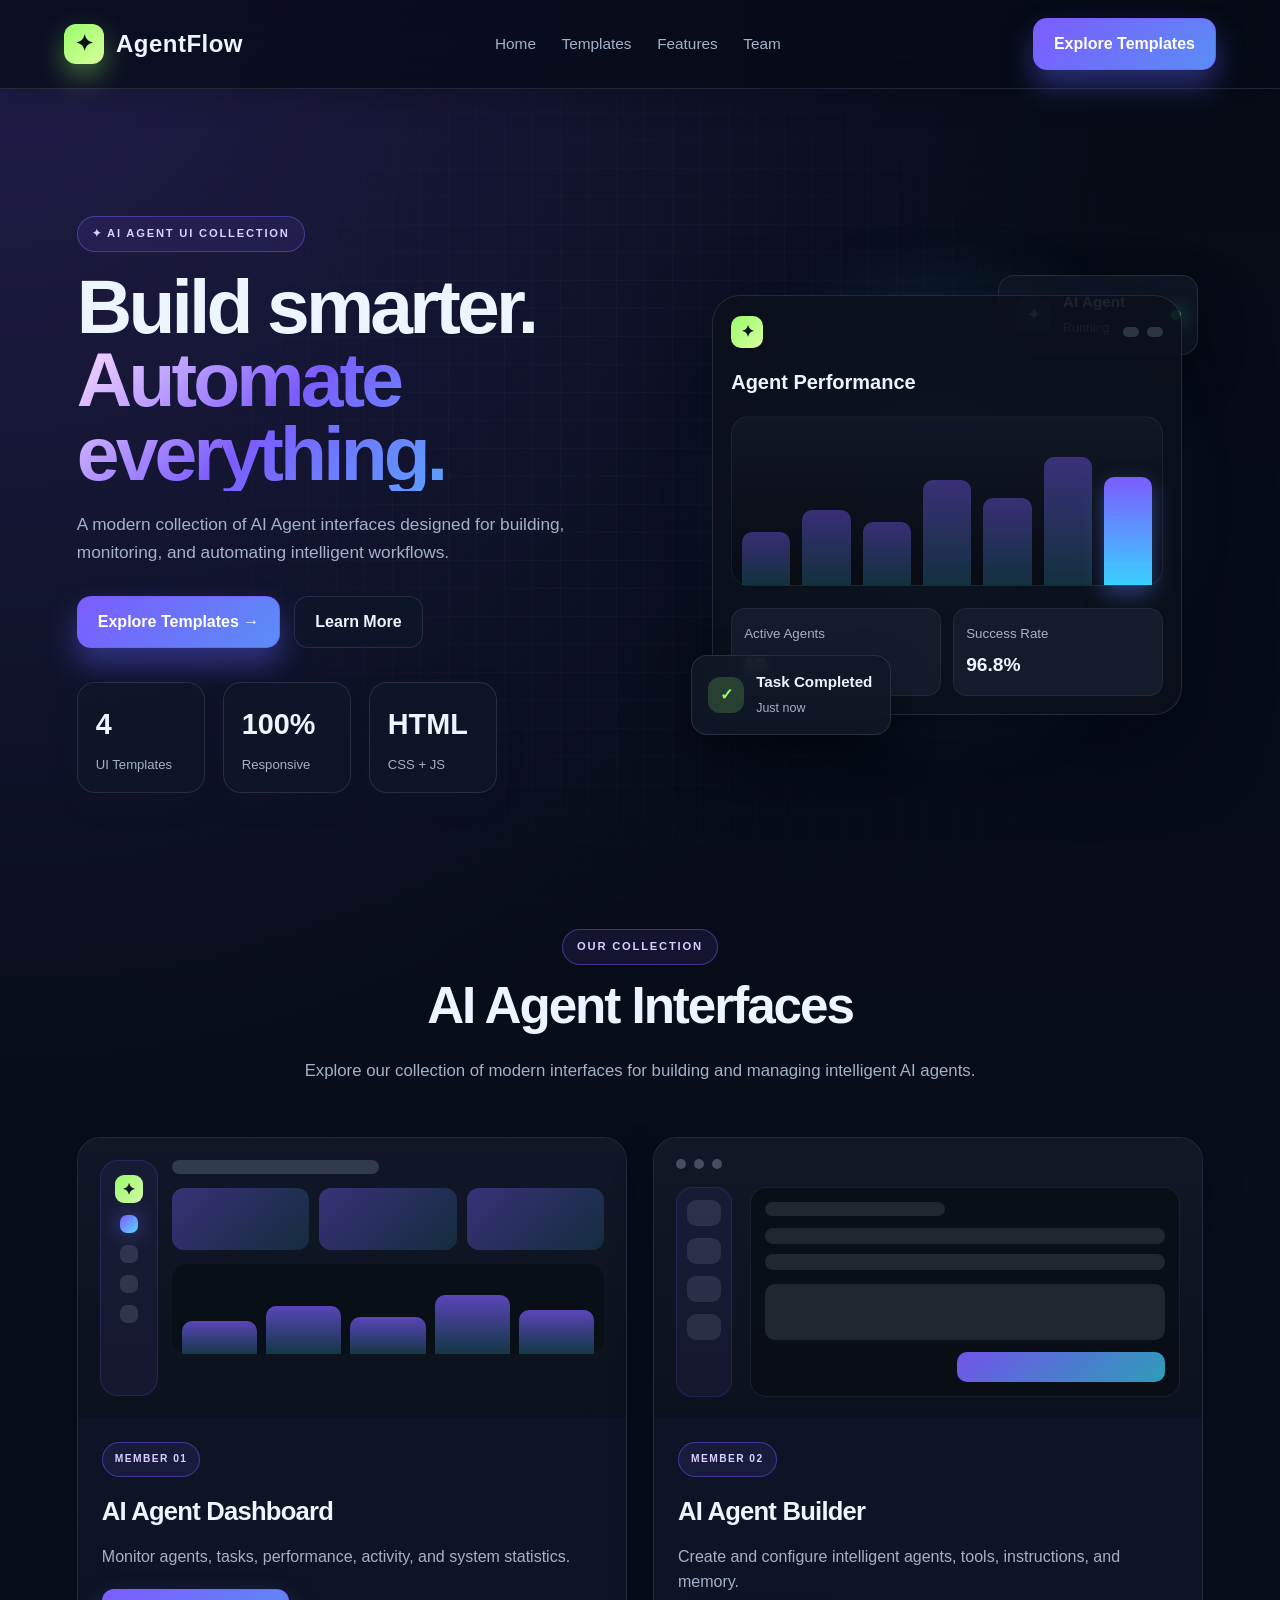
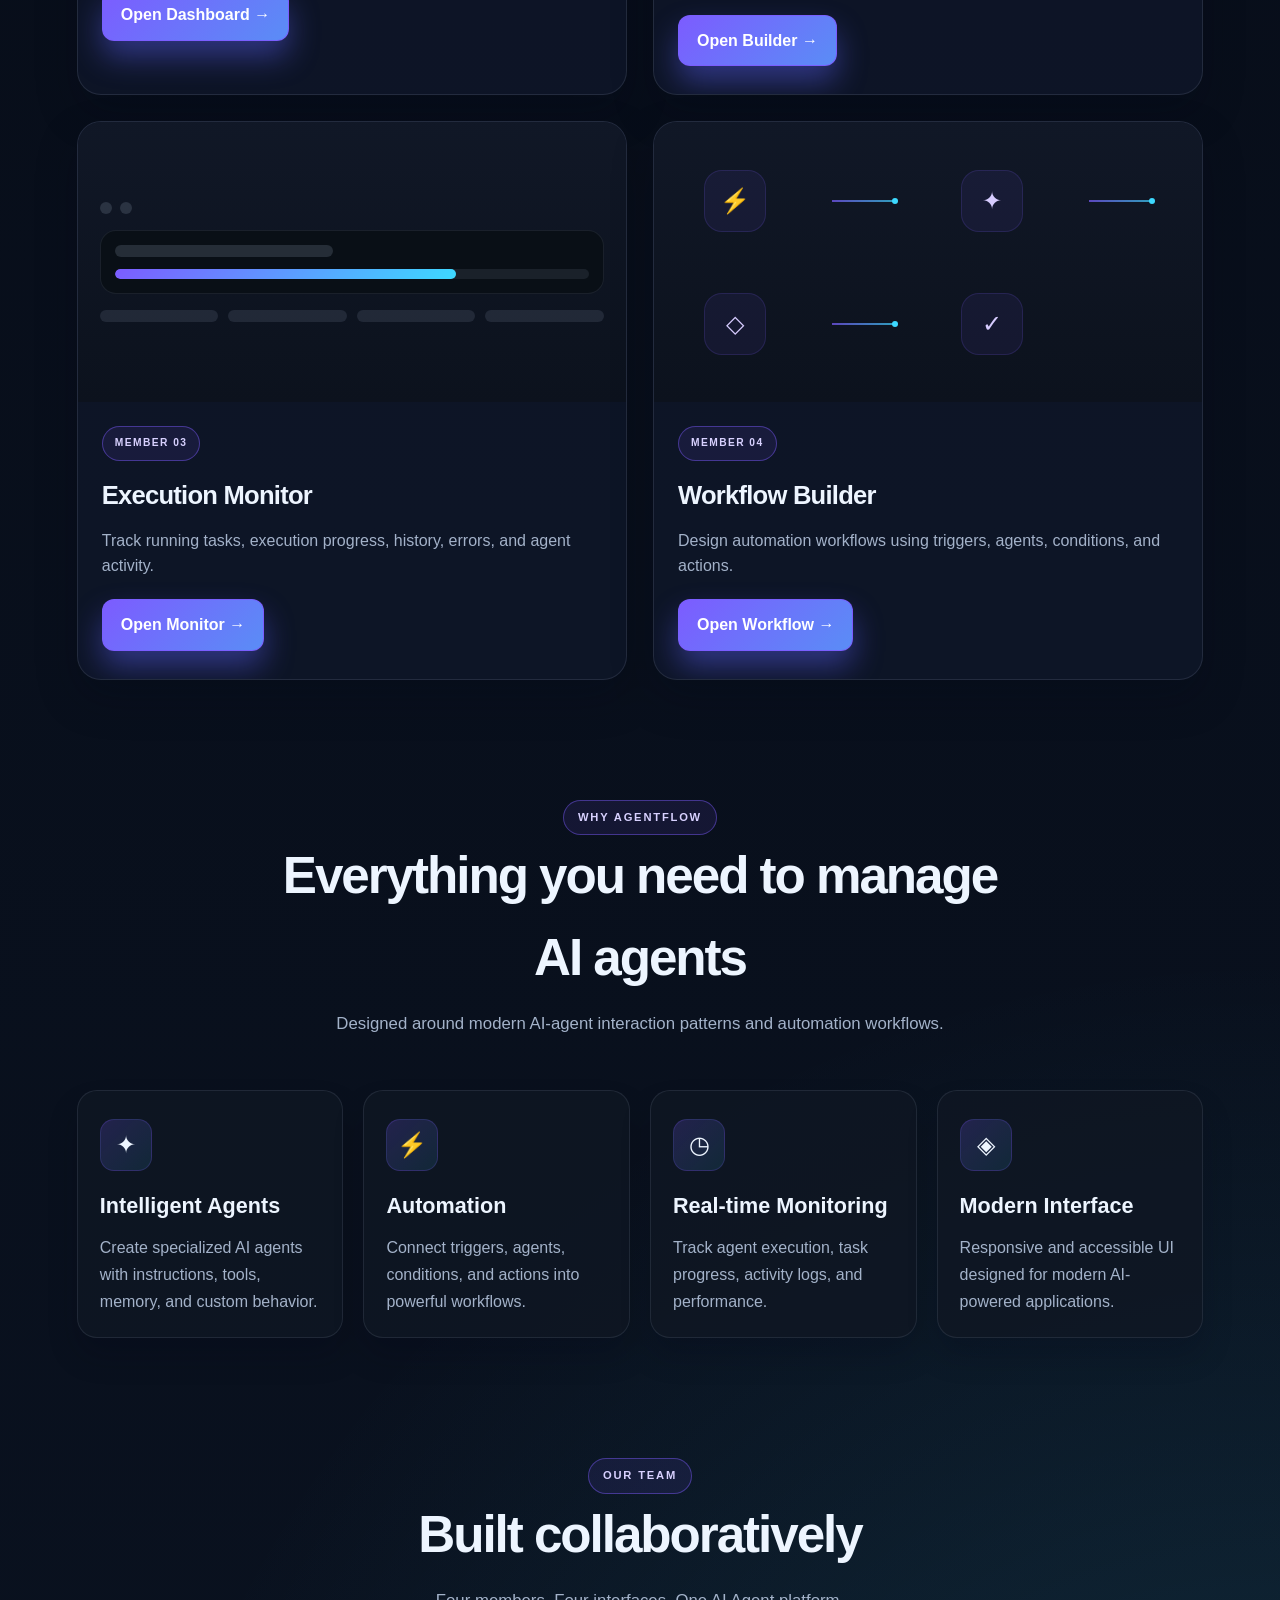
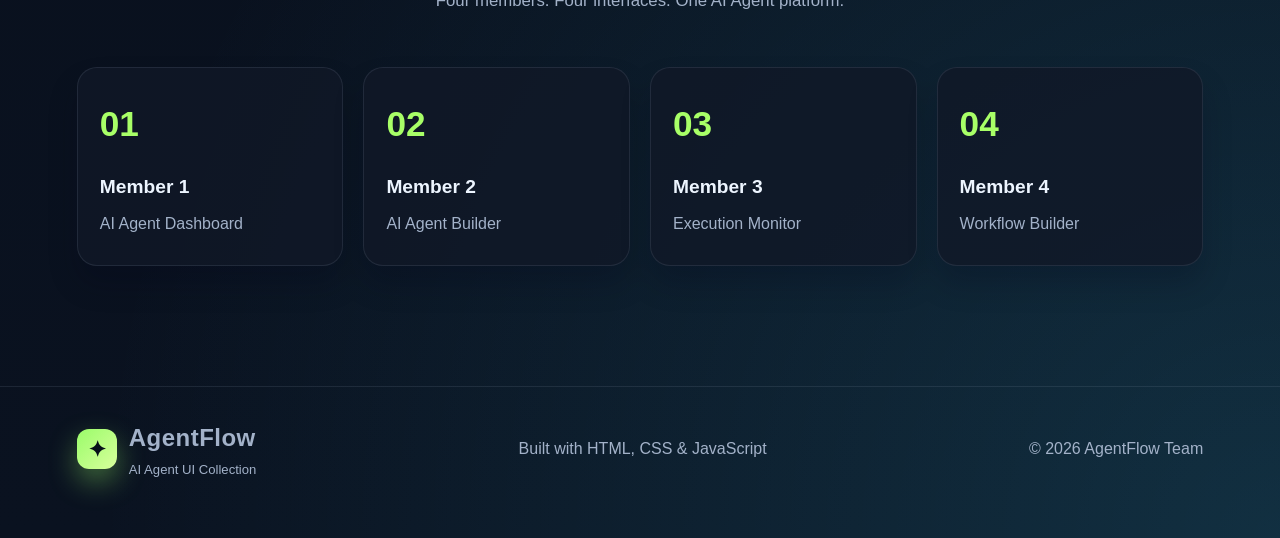
<file: index.html>
<!DOCTYPE html>
<html lang="en">

<head>
    <meta charset="UTF-8">
    <meta name="viewport" content="width=device-width, initial-scale=1.0">

    <title>AgentFlow | AI Agent UI Collection</title>

    <link rel="stylesheet" href="style.css">
</head>

<body>

    <!-- NAVBAR -->

    <header class="navbar">

        <div class="logo-area">

            <div class="logo">
                ✦
            </div>

            <span>AgentFlow</span>

        </div>


        <nav>

            <a href="#home">Home</a>
            <a href="#templates">Templates</a>
            <a href="#features">Features</a>
            <a href="#team">Team</a>

        </nav>


        <a href="#templates" class="nav-button">
            Explore Templates
        </a>

    </header>



    <!-- HERO -->

    <section class="hero" id="home">

        <div class="hero-content">

            <div class="badge">
                ✦ AI AGENT UI COLLECTION
            </div>


            <h1>
                Build smarter.
                <span>Automate everything.</span>
            </h1>


            <p>
                A modern collection of AI Agent interfaces designed
                for building, monitoring, and automating intelligent
                workflows.
            </p>


            <div class="hero-buttons">

                <a href="#templates" class="primary-button">
                    Explore Templates →
                </a>

                <a href="#features" class="secondary-button">
                    Learn More
                </a>

            </div>


            <div class="hero-stats">

                <div>
                    <strong>4</strong>
                    <span>UI Templates</span>
                </div>

                <div>
                    <strong>100%</strong>
                    <span>Responsive</span>
                </div>

                <div>
                    <strong>HTML</strong>
                    <span>CSS + JS</span>
                </div>

            </div>

        </div>


        <!-- HERO VISUAL -->

        <div class="hero-visual">

            <div class="glow"></div>

            <div class="floating-card card-one">

                <div class="mini-icon purple">
                    ✦
                </div>

                <div>
                    <strong>AI Agent</strong>
                    <span>Running</span>
                </div>

                <div class="online-dot"></div>

            </div>


            <div class="dashboard-preview">

                <div class="preview-top">

                    <div class="small-logo">
                        ✦
                    </div>

                    <div class="preview-lines">
                        <span></span>
                        <span></span>
                    </div>

                </div>


                <div class="preview-title">
                    Agent Performance
                </div>


                <div class="fake-chart">

                    <div class="chart-bar" style="height:35%"></div>
                    <div class="chart-bar" style="height:50%"></div>
                    <div class="chart-bar" style="height:42%"></div>
                    <div class="chart-bar" style="height:70%"></div>
                    <div class="chart-bar" style="height:58%"></div>
                    <div class="chart-bar" style="height:85%"></div>
                    <div class="chart-bar active" style="height:72%"></div>

                </div>


                <div class="preview-bottom">

                    <div>
                        <small>Active Agents</small>
                        <strong>18</strong>
                    </div>

                    <div>
                        <small>Success Rate</small>
                        <strong>96.8%</strong>
                    </div>

                </div>

            </div>


            <div class="floating-card card-two">

                <div class="success-icon">
                    ✓
                </div>

                <div>
                    <strong>Task Completed</strong>
                    <span>Just now</span>
                </div>

            </div>

        </div>

    </section>



    <!-- TEMPLATES -->

    <section class="templates-section" id="templates">

        <div class="section-heading">

            <div class="section-badge">
                OUR COLLECTION
            </div>

            <h2>
                AI Agent Interfaces
            </h2>

            <p>
                Explore our collection of modern interfaces for
                building and managing intelligent AI agents.
            </p>

        </div>


        <div class="template-grid">


            <!-- MEMBER 1 -->

            <article class="template-card">

                <div class="template-preview dashboard-preview-card">

                    <div class="mock-sidebar">

                        <div class="mock-logo">
                            ✦
                        </div>

                        <span class="mock-active"></span>
                        <span></span>
                        <span></span>
                        <span></span>

                    </div>


                    <div class="mock-dashboard">

                        <div class="mock-heading"></div>

                        <div class="mock-stats">

                            <i></i>
                            <i></i>
                            <i></i>

                        </div>

                        <div class="mock-chart">

                            <b style="height:45%"></b>
                            <b style="height:65%"></b>
                            <b style="height:50%"></b>
                            <b style="height:80%"></b>
                            <b style="height:60%"></b>

                        </div>

                    </div>

                </div>


                <div class="template-content">

                    <div class="member-label">
                        MEMBER 01
                    </div>

                    <h3>
                        AI Agent Dashboard
                    </h3>

                    <p>
                        Monitor agents, tasks, performance,
                        activity, and system statistics.
                    </p>

                    <a
                        href="member1-AiAgent/index.html"
                        class="open-button"
                    >
                        Open Dashboard →
                    </a>

                </div>

            </article>



            <!-- MEMBER 2 -->

            <article class="template-card">

                <div class="template-preview builder-preview-card">

                    <div class="builder-top">
                        <span></span>
                        <span></span>
                        <span></span>
                    </div>


                    <div class="builder-layout">

                        <div class="builder-side">

                            <i></i>
                            <i></i>
                            <i></i>
                            <i></i>

                        </div>


                        <div class="builder-form">

                            <div class="form-title"></div>

                            <div class="form-input"></div>
                            <div class="form-input"></div>

                            <div class="form-large"></div>

                            <div class="form-button"></div>

                        </div>

                    </div>

                </div>


                <div class="template-content">

                    <div class="member-label">
                        MEMBER 02
                    </div>

                    <h3>
                        AI Agent Builder
                    </h3>

                    <p>
                        Create and configure intelligent agents,
                        tools, instructions, and memory.
                    </p>

                    <a
                        href="member2-AIAgent-Builder/index.html"
                        class="open-button"
                    >
                        Open Builder →
                    </a>

                </div>

            </article>



            <!-- MEMBER 3 -->

            <article class="template-card">

                <div class="template-preview execution-preview-card">

                    <div class="execution-header">
                        <span></span>
                        <span></span>
                    </div>


                    <div class="progress-mock">

                        <div class="progress-title"></div>

                        <div class="progress-track">
                            <div></div>
                        </div>

                    </div>


                    <div class="timeline-mock">

                        <i></i>
                        <i></i>
                        <i></i>
                        <i></i>

                    </div>

                </div>


                <div class="template-content">

                    <div class="member-label">
                        MEMBER 03
                    </div>

                    <h3>
                        Execution Monitor
                    </h3>

                    <p>
                        Track running tasks, execution progress,
                        history, errors, and agent activity.
                    </p>

                    <a
                        href="member3-Execution-Monitor/index.html"
                        class="open-button"
                    >
                        Open Monitor →
                    </a>

                </div>

            </article>



            <!-- MEMBER 4 -->

            <article class="template-card">

                <div class="template-preview workflow-preview-card">

                    <div class="workflow-node node-a">
                        ⚡
                    </div>

                    <div class="workflow-line line-a"></div>

                    <div class="workflow-node node-b">
                        ✦
                    </div>

                    <div class="workflow-line line-b"></div>

                    <div class="workflow-node node-c">
                        ◇
                    </div>

                    <div class="workflow-line line-c"></div>

                    <div class="workflow-node node-d">
                        ✓
                    </div>

                </div>


                <div class="template-content">

                    <div class="member-label">
                        MEMBER 04
                    </div>

                    <h3>
                        Workflow Builder
                    </h3>

                    <p>
                        Design automation workflows using
                        triggers, agents, conditions, and actions.
                    </p>

                    <a
                        href="member4-workflow-builder/index.html"
                        class="open-button"
                    >
                        Open Workflow →
                    </a>

                </div>

            </article>

        </div>

    </section>



    <!-- FEATURES -->

    <section class="features" id="features">

        <div class="section-heading">

            <div class="section-badge">
                WHY AGENTFLOW
            </div>

            <h2>
                Everything you need to manage AI agents
            </h2>

            <p>
                Designed around modern AI-agent interaction patterns
                and automation workflows.
            </p>

        </div>


        <div class="feature-grid">


            <div class="feature">

                <div class="feature-icon">
                    ✦
                </div>

                <h3>
                    Intelligent Agents
                </h3>

                <p>
                    Create specialized AI agents with instructions,
                    tools, memory, and custom behavior.
                </p>

            </div>


            <div class="feature">

                <div class="feature-icon">
                    ⚡
                </div>

                <h3>
                    Automation
                </h3>

                <p>
                    Connect triggers, agents, conditions, and
                    actions into powerful workflows.
                </p>

            </div>


            <div class="feature">

                <div class="feature-icon">
                    ◷
                </div>

                <h3>
                    Real-time Monitoring
                </h3>

                <p>
                    Track agent execution, task progress,
                    activity logs, and performance.
                </p>

            </div>


            <div class="feature">

                <div class="feature-icon">
                    ◈
                </div>

                <h3>
                    Modern Interface
                </h3>

                <p>
                    Responsive and accessible UI designed for
                    modern AI-powered applications.
                </p>

            </div>

        </div>

    </section>



    <!-- TEAM -->

    <section class="team" id="team">

        <div class="section-heading">

            <div class="section-badge">
                OUR TEAM
            </div>

            <h2>
                Built collaboratively
            </h2>

            <p>
                Four members. Four interfaces. One AI Agent platform.
            </p>

        </div>


        <div class="team-grid">

            <div class="team-card">

                <div class="team-number">
                    01
                </div>

                <div>
                    <h3>Member 1</h3>
                    <p>AI Agent Dashboard</p>
                </div>

            </div>


            <div class="team-card">

                <div class="team-number">
                    02
                </div>

                <div>
                    <h3>Member 2</h3>
                    <p>AI Agent Builder</p>
                </div>

            </div>


            <div class="team-card">

                <div class="team-number">
                    03
                </div>

                <div>
                    <h3>Member 3</h3>
                    <p>Execution Monitor</p>
                </div>

            </div>


            <div class="team-card">

                <div class="team-number">
                    04
                </div>

                <div>
                    <h3>Member 4</h3>
                    <p>Workflow Builder</p>
                </div>

            </div>

        </div>

    </section>



    <!-- FOOTER -->

    <footer>

        <div class="footer-brand">

            <div class="logo">
                ✦
            </div>

            <div>
                <strong>AgentFlow</strong>
                <p>AI Agent UI Collection</p>
            </div>

        </div>


        <p>
            Built with HTML, CSS & JavaScript
        </p>


        <p>
            © 2026 AgentFlow Team
        </p>

    </footer>



    <script src="main.js"></script>

</body>

</html>
</file>
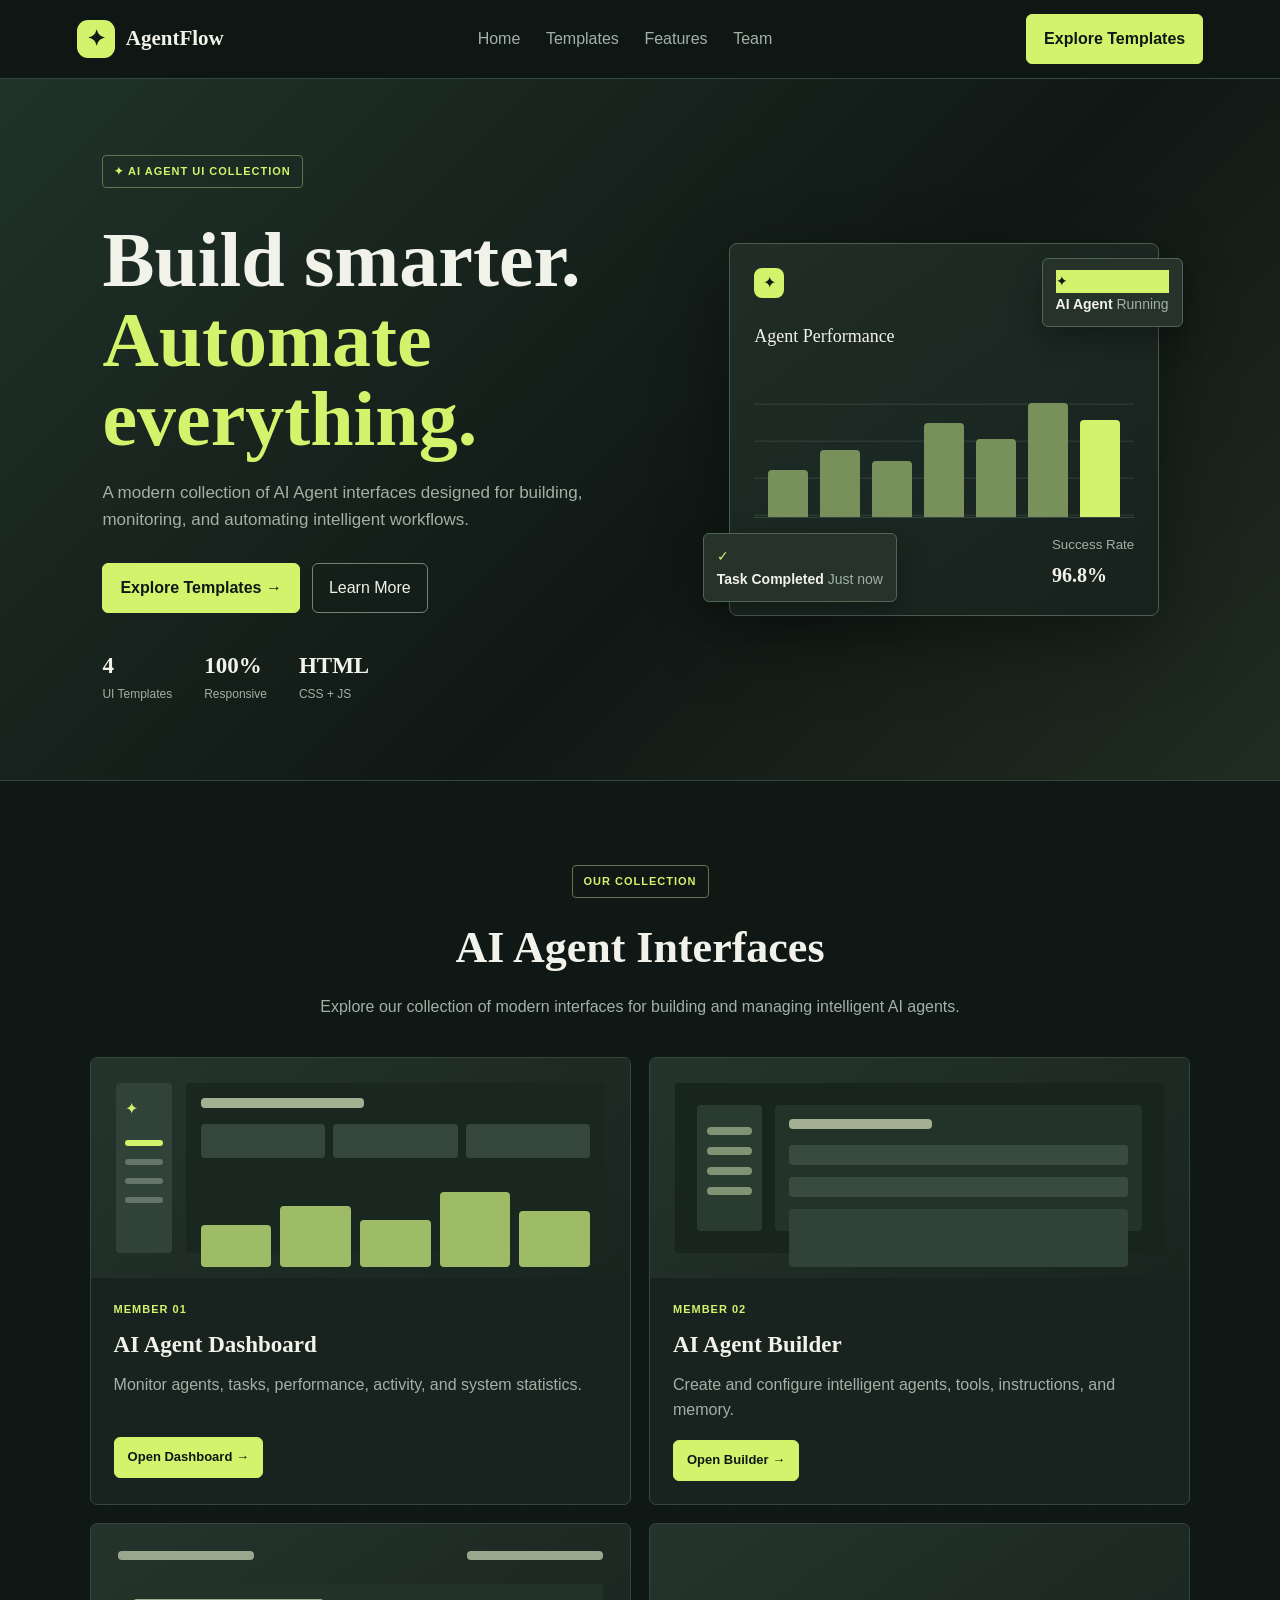
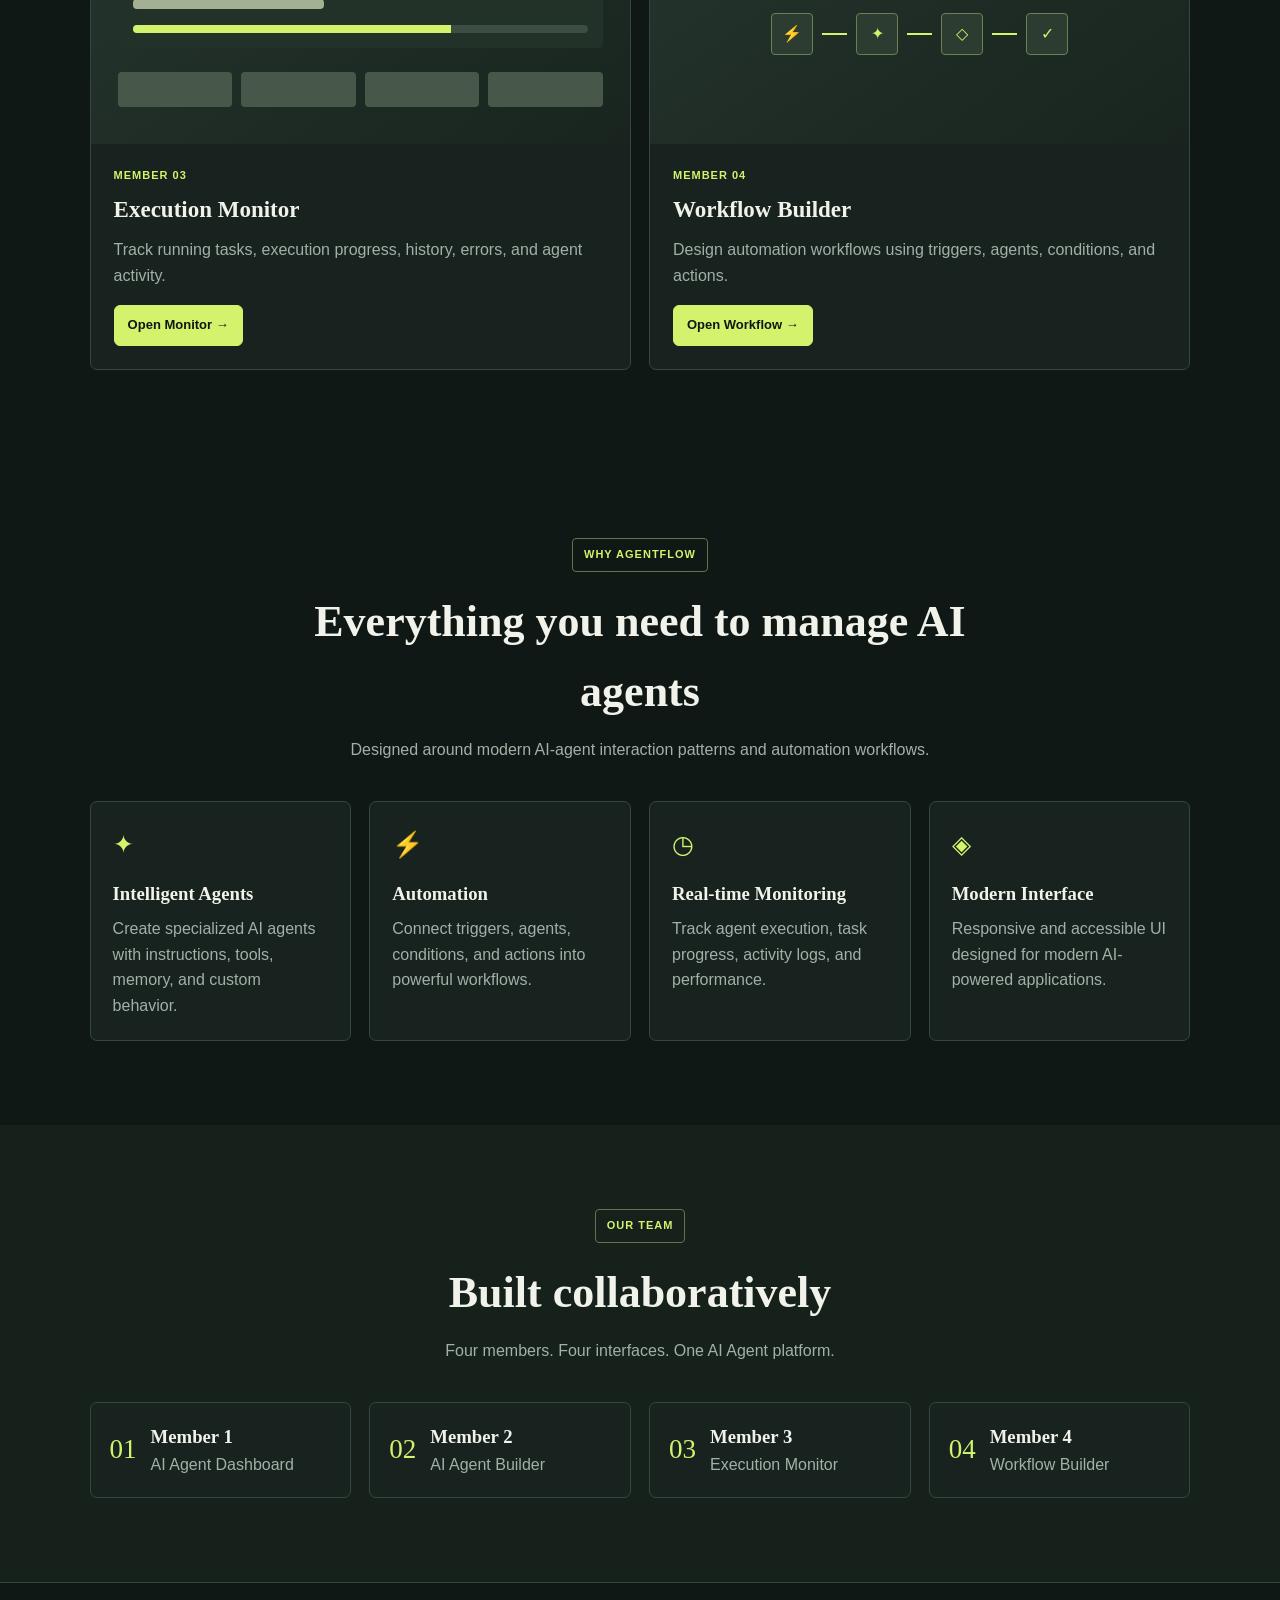
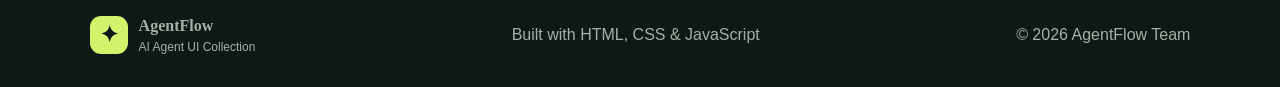
<file: AIAgents/index.html>
<!DOCTYPE html>
<html lang="en">

<head>
    <meta charset="UTF-8">
    <meta name="viewport" content="width=device-width, initial-scale=1.0">

    <title>AgentFlow | AI Agent UI Collection</title>

    <link rel="stylesheet" href="style.css">
</head>

<body>

    <!-- NAVBAR -->

    <header class="navbar">

        <div class="logo-area">

            <div class="logo">
                ✦
            </div>

            <span>AgentFlow</span>

        </div>


        <nav>

            <a href="#home">Home</a>
            <a href="#templates">Templates</a>
            <a href="#features">Features</a>
            <a href="#team">Team</a>

        </nav>


        <a href="#templates" class="nav-button">
            Explore Templates
        </a>

    </header>



    <!-- HERO -->

    <section class="hero" id="home">

        <div class="hero-content">

            <div class="badge">
                ✦ AI AGENT UI COLLECTION
            </div>


            <h1>
                Build smarter.
                <span>Automate everything.</span>
            </h1>


            <p>
                A modern collection of AI Agent interfaces designed
                for building, monitoring, and automating intelligent
                workflows.
            </p>


            <div class="hero-buttons">

                <a href="#templates" class="primary-button">
                    Explore Templates →
                </a>

                <a href="#features" class="secondary-button">
                    Learn More
                </a>

            </div>


            <div class="hero-stats">

                <div>
                    <strong>4</strong>
                    <span>UI Templates</span>
                </div>

                <div>
                    <strong>100%</strong>
                    <span>Responsive</span>
                </div>

                <div>
                    <strong>HTML</strong>
                    <span>CSS + JS</span>
                </div>

            </div>

        </div>


        <!-- HERO VISUAL -->

        <div class="hero-visual">

            <div class="glow"></div>

            <div class="floating-card card-one">

                <div class="mini-icon purple">
                    ✦
                </div>

                <div>
                    <strong>AI Agent</strong>
                    <span>Running</span>
                </div>

                <div class="online-dot"></div>

            </div>


            <div class="dashboard-preview">

                <div class="preview-top">

                    <div class="small-logo">
                        ✦
                    </div>

                    <div class="preview-lines">
                        <span></span>
                        <span></span>
                    </div>

                </div>


                <div class="preview-title">
                    Agent Performance
                </div>


                <div class="fake-chart">

                    <div class="chart-bar" style="height:35%"></div>
                    <div class="chart-bar" style="height:50%"></div>
                    <div class="chart-bar" style="height:42%"></div>
                    <div class="chart-bar" style="height:70%"></div>
                    <div class="chart-bar" style="height:58%"></div>
                    <div class="chart-bar" style="height:85%"></div>
                    <div class="chart-bar active" style="height:72%"></div>

                </div>


                <div class="preview-bottom">

                    <div>
                        <small>Active Agents</small>
                        <strong>18</strong>
                    </div>

                    <div>
                        <small>Success Rate</small>
                        <strong>96.8%</strong>
                    </div>

                </div>

            </div>


            <div class="floating-card card-two">

                <div class="success-icon">
                    ✓
                </div>

                <div>
                    <strong>Task Completed</strong>
                    <span>Just now</span>
                </div>

            </div>

        </div>

    </section>



    <!-- TEMPLATES -->

    <section class="templates-section" id="templates">

        <div class="section-heading">

            <div class="section-badge">
                OUR COLLECTION
            </div>

            <h2>
                AI Agent Interfaces
            </h2>

            <p>
                Explore our collection of modern interfaces for
                building and managing intelligent AI agents.
            </p>

        </div>


        <div class="template-grid">


            <!-- MEMBER 1 -->

            <article class="template-card">

                <div class="template-preview dashboard-preview-card">

                    <div class="mock-sidebar">

                        <div class="mock-logo">
                            ✦
                        </div>

                        <span class="mock-active"></span>
                        <span></span>
                        <span></span>
                        <span></span>

                    </div>


                    <div class="mock-dashboard">

                        <div class="mock-heading"></div>

                        <div class="mock-stats">

                            <i></i>
                            <i></i>
                            <i></i>

                        </div>

                        <div class="mock-chart">

                            <b style="height:45%"></b>
                            <b style="height:65%"></b>
                            <b style="height:50%"></b>
                            <b style="height:80%"></b>
                            <b style="height:60%"></b>

                        </div>

                    </div>

                </div>


                <div class="template-content">

                    <div class="member-label">
                        MEMBER 01
                    </div>

                    <h3>
                        AI Agent Dashboard
                    </h3>

                    <p>
                        Monitor agents, tasks, performance,
                        activity, and system statistics.
                    </p>

                    <a
                        href="member1-AiAgent/index.html"
                        class="open-button"
                    >
                        Open Dashboard →
                    </a>

                </div>

            </article>



            <!-- MEMBER 2 -->

            <article class="template-card">

                <div class="template-preview builder-preview-card">

                    <div class="builder-top">
                        <span></span>
                        <span></span>
                        <span></span>
                    </div>


                    <div class="builder-layout">

                        <div class="builder-side">

                            <i></i>
                            <i></i>
                            <i></i>
                            <i></i>

                        </div>


                        <div class="builder-form">

                            <div class="form-title"></div>

                            <div class="form-input"></div>
                            <div class="form-input"></div>

                            <div class="form-large"></div>

                            <div class="form-button"></div>

                        </div>

                    </div>

                </div>

                <div class="template-content">

                    <div class="member-label">
                        MEMBER 02
                    </div>

                    <h3>
                        AI Agent Builder
                    </h3>

                    <p>
                        Create and configure intelligent agents,
                        tools, instructions, and memory.
                    </p>

                    <a
                        href="member2-AIAgent-Builder/index.html"
                        class="open-button"
                    >
                        Open Builder →
                    </a>

                </div>

            </article>



            <!-- MEMBER 3 -->

            <article class="template-card">

                <div class="template-preview execution-preview-card">

                    <div class="execution-header">
                        <span></span>
                        <span></span>
                    </div>


                    <div class="progress-mock">

                        <div class="progress-title"></div>

                        <div class="progress-track">
                            <div></div>
                        </div>

                    </div>


                    <div class="timeline-mock">

                        <i></i>
                        <i></i>
                        <i></i>
                        <i></i>

                    </div>

                </div>


                <div class="template-content">

                    <div class="member-label">
                        MEMBER 03
                    </div>

                    <h3>
                        Execution Monitor
                    </h3>

                    <p>
                        Track running tasks, execution progress,
                        history, errors, and agent activity.
                    </p>

                    <a
                        href="member3-Execution-Monitor/index.html"
                        class="open-button"
                    >
                        Open Monitor →
                    </a>

                </div>

            </article>



            <!-- MEMBER 4 -->

            <article class="template-card">

                <div class="template-preview workflow-preview-card">

                    <div class="workflow-node node-a">
                        ⚡
                    </div>

                    <div class="workflow-line line-a"></div>

                    <div class="workflow-node node-b">
                        ✦
                    </div>

                    <div class="workflow-line line-b"></div>

                    <div class="workflow-node node-c">
                        ◇
                    </div>

                    <div class="workflow-line line-c"></div>

                    <div class="workflow-node node-d">
                        ✓
                    </div>

                </div>


                <div class="template-content">

                    <div class="member-label">
                        MEMBER 04
                    </div>

                    <h3>
                        Workflow Builder
                    </h3>

                    <p>
                        Design automation workflows using
                        triggers, agents, conditions, and actions.
                    </p>

                    <a
                        href="member4-workflow-builder/index.html"
                        class="open-button"
                    >
                        Open Workflow →
                    </a>

                </div>

            </article>

        </div>

    </section>



    <!-- FEATURES -->

    <section class="features" id="features">

        <div class="section-heading">

            <div class="section-badge">
                WHY AGENTFLOW
            </div>

            <h2>
                Everything you need to manage AI agents
            </h2>

            <p>
                Designed around modern AI-agent interaction patterns
                and automation workflows.
            </p>

        </div>


        <div class="feature-grid">


            <div class="feature">

                <div class="feature-icon">
                    ✦
                </div>

                <h3>
                    Intelligent Agents
                </h3>

                <p>
                    Create specialized AI agents with instructions,
                    tools, memory, and custom behavior.
                </p>

            </div>


            <div class="feature">

                <div class="feature-icon">
                    ⚡
                </div>

                <h3>
                    Automation
                </h3>

                <p>
                    Connect triggers, agents, conditions, and
                    actions into powerful workflows.
                </p>

            </div>


            <div class="feature">

                <div class="feature-icon">
                    ◷
                </div>

                <h3>
                    Real-time Monitoring
                </h3>

                <p>
                    Track agent execution, task progress,
                    activity logs, and performance.
                </p>

            </div>


            <div class="feature">

                <div class="feature-icon">
                    ◈
                </div>

                <h3>
                    Modern Interface
                </h3>

                <p>
                    Responsive and accessible UI designed for
                    modern AI-powered applications.
                </p>

            </div>

        </div>

    </section>



    <!-- TEAM -->

    <section class="team" id="team">

        <div class="section-heading">

            <div class="section-badge">
                OUR TEAM
            </div>

            <h2>
                Built collaboratively
            </h2>

            <p>
                Four members. Four interfaces. One AI Agent platform.
            </p>

        </div>


        <div class="team-grid">

            <div class="team-card">

                <div class="team-number">
                    01
                </div>

                <div>
                    <h3>Member 1</h3>
                    <p>AI Agent Dashboard</p>
                </div>

            </div>


            <div class="team-card">

                <div class="team-number">
                    02
                </div>

                <div>
                    <h3>Member 2</h3>
                    <p>AI Agent Builder</p>
                </div>

            </div>


            <div class="team-card">

                <div class="team-number">
                    03
                </div>

                <div>
                    <h3>Member 3</h3>
                    <p>Execution Monitor</p>
                </div>

            </div>


            <div class="team-card">

                <div class="team-number">
                    04
                </div>

                <div>
                    <h3>Member 4</h3>
                    <p>Workflow Builder</p>
                </div>

            </div>

        </div>

    </section>



    <!-- FOOTER -->

    <footer>

        <div class="footer-brand">

            <div class="logo">
                ✦
            </div>

            <div>
                <strong>AgentFlow</strong>
                <p>AI Agent UI Collection</p>
            </div>

        </div>


        <p>
            Built with HTML, CSS & JavaScript
        </p>


        <p>
            © 2026 AgentFlow Team
        </p>

    </footer>



    <script src="main.js"></script>

</body>

</html>
</file>
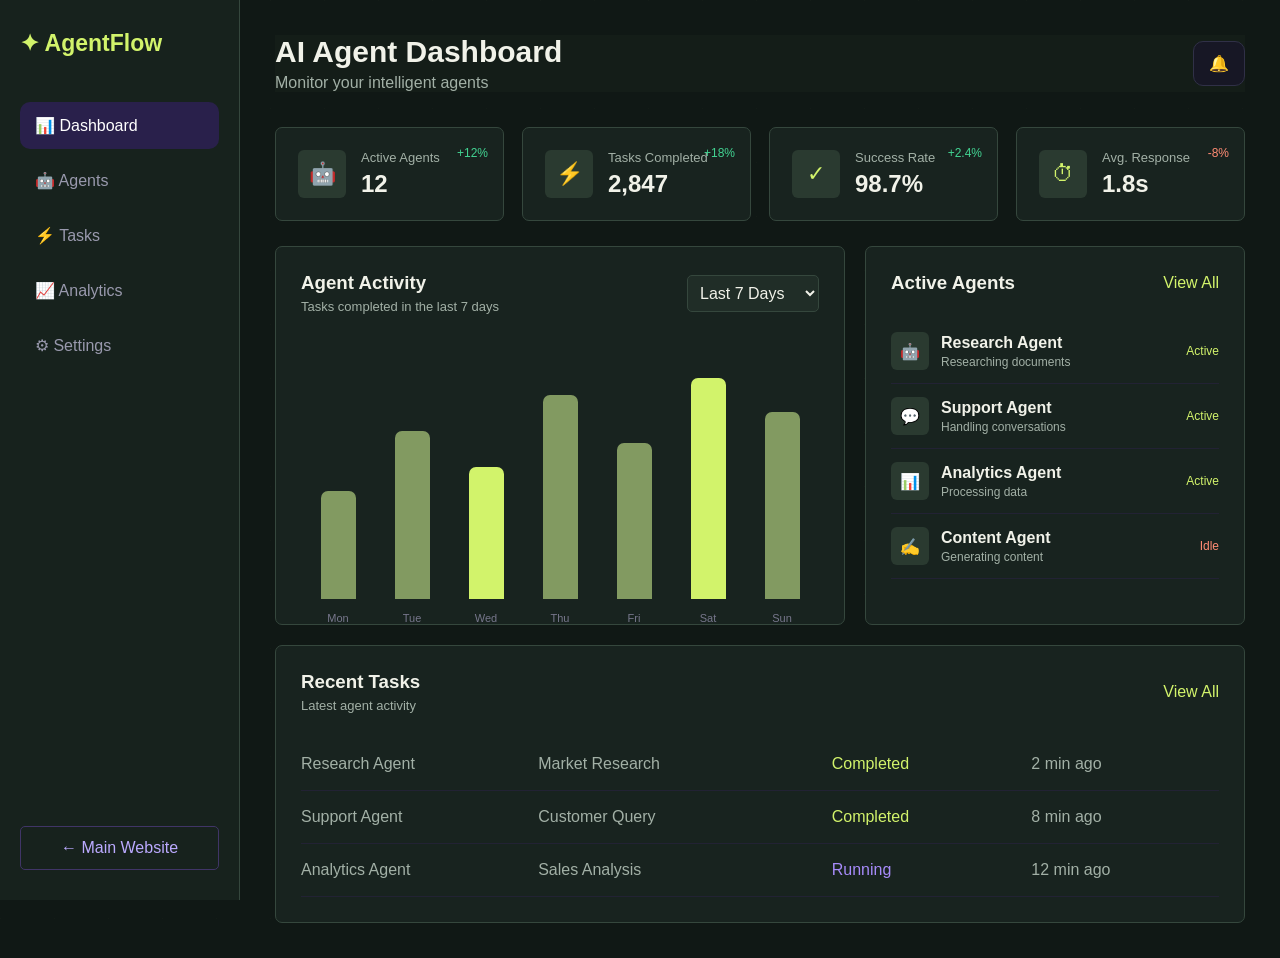
<file: member1-AiAgent/index.html>
<!DOCTYPE html>
<html lang="en">

<head>
    <meta charset="UTF-8">
    <meta name="viewport" content="width=device-width, initial-scale=1.0">

    <title>AI Agent Dashboard | AgentFlow</title>

    <link rel="stylesheet" href="style.css">
</head>

<body>

    <!-- SIDEBAR -->

    <aside class="sidebar">

        <div class="logo">
            ✦ AgentFlow
        </div>

        <nav>

            <a href="#dashboard" class="active">
                📊 Dashboard
            </a>

            <a href="#agents">
                🤖 Agents
            </a>

            <a href="#tasks">
                ⚡ Tasks
            </a>

            <a href="#analytics">
                📈 Analytics
            </a>

            <a href="../member2-AIAgent-Builder/index.html">
                ⚙ Settings
            </a>

        </nav>

        <a href="../index.html" class="back-button">
            ← Main Website
        </a>

    </aside>


    <!-- MAIN -->

    <main class="main" id="dashboard">

        <header class="topbar">

            <div>
                <h1>AI Agent Dashboard</h1>
                <p>Monitor your intelligent agents</p>
            </div>

            <button type="button" class="notification" aria-label="Show notifications">
                🔔
            </button>

        </header>


        <!-- STAT CARDS -->

        <section class="stats">

            <div class="stat-card">

                <div class="icon purple">
                    🤖
                </div>

                <div>
                    <p>Active Agents</p>
                    <h2 id="agentCount">12</h2>
                </div>

                <span class="up">+12%</span>

            </div>


            <div class="stat-card">

                <div class="icon blue">
                    ⚡
                </div>

                <div>
                    <p>Tasks Completed</p>
                    <h2>2,847</h2>
                </div>

                <span class="up">+18%</span>

            </div>


            <div class="stat-card">

                <div class="icon green">
                    ✓
                </div>

                <div>
                    <p>Success Rate</p>
                    <h2>98.7%</h2>
                </div>

                <span class="up">+2.4%</span>

            </div>


            <div class="stat-card">

                <div class="icon orange">
                    ⏱
                </div>

                <div>
                    <p>Avg. Response</p>
                    <h2>1.8s</h2>
                </div>

                <span class="down">-8%</span>

            </div>

        </section>


        <!-- DASHBOARD CONTENT -->

        <section class="dashboard-grid">

            <!-- CHART -->

            <div class="panel chart-panel" id="analytics">

                <div class="panel-header">

                    <div>
                        <h3>Agent Activity</h3>
                        <p id="activityCaption">Tasks completed in the last 7 days</p>
                    </div>

                    <select id="activityPeriod" aria-label="Activity chart period">
                        <option value="7">Last 7 Days</option>
                        <option value="30">Last 30 Days</option>
                        <option value="90">Last 90 Days</option>
                    </select>

                </div>

                <div class="chart">

                    <div class="bar" style="height:45%">
                        <span>Mon</span>
                    </div>

                    <div class="bar" style="height:70%">
                        <span>Tue</span>
                    </div>

                    <div class="bar" style="height:55%">
                        <span>Wed</span>
                    </div>

                    <div class="bar" style="height:85%">
                        <span>Thu</span>
                    </div>

                    <div class="bar" style="height:65%">
                        <span>Fri</span>
                    </div>

                    <div class="bar" style="height:92%">
                        <span>Sat</span>
                    </div>

                    <div class="bar" style="height:78%">
                        <span>Sun</span>
                    </div>

                </div>

            </div>


            <!-- AGENTS -->

            <div class="panel" id="agents">

                <div class="panel-header">

                    <h3>Active Agents</h3>

                    <a class="view-btn" href="../member3-Execution-Monitor/index.html">
                        View All
                    </a>

                </div>


                <div class="agent">

                    <div class="agent-icon">🤖</div>

                    <div class="agent-info">
                        <strong>Research Agent</strong>
                        <span>Researching documents</span>
                    </div>

                    <div class="status">
                        Active
                    </div>

                </div>


                <div class="agent">

                    <div class="agent-icon">💬</div>

                    <div class="agent-info">
                        <strong>Support Agent</strong>
                        <span>Handling conversations</span>
                    </div>

                    <div class="status">
                        Active
                    </div>

                </div>


                <div class="agent">

                    <div class="agent-icon">📊</div>

                    <div class="agent-info">
                        <strong>Analytics Agent</strong>
                        <span>Processing data</span>
                    </div>

                    <div class="status">
                        Active
                    </div>

                </div>


                <div class="agent">

                    <div class="agent-icon">✍</div>

                    <div class="agent-info">
                        <strong>Content Agent</strong>
                        <span>Generating content</span>
                    </div>

                    <div class="status idle">
                        Idle
                    </div>

                </div>

            </div>

        </section>


        <!-- RECENT TASKS -->

        <section class="panel tasks" id="tasks">

            <div class="panel-header">

                <div>
                    <h3>Recent Tasks</h3>
                    <p>Latest agent activity</p>
                </div>

                <a class="view-btn" href="../member3-Execution-Monitor/index.html">
                    View All
                </a>

            </div>


            <div class="task-row">

                <span>Research Agent</span>

                <span>Market Research</span>

                <span class="completed">
                    Completed
                </span>

                <span>2 min ago</span>

            </div>


            <div class="task-row">

                <span>Support Agent</span>

                <span>Customer Query</span>

                <span class="completed">
                    Completed
                </span>

                <span>8 min ago</span>

            </div>


            <div class="task-row">

                <span>Analytics Agent</span>

                <span>Sales Analysis</span>

                <span class="running">
                    Running
                </span>

                <span>12 min ago</span>

            </div>

        </section>

    </main>


    <script src="main.js"></script>

</body>
</html>
</file>
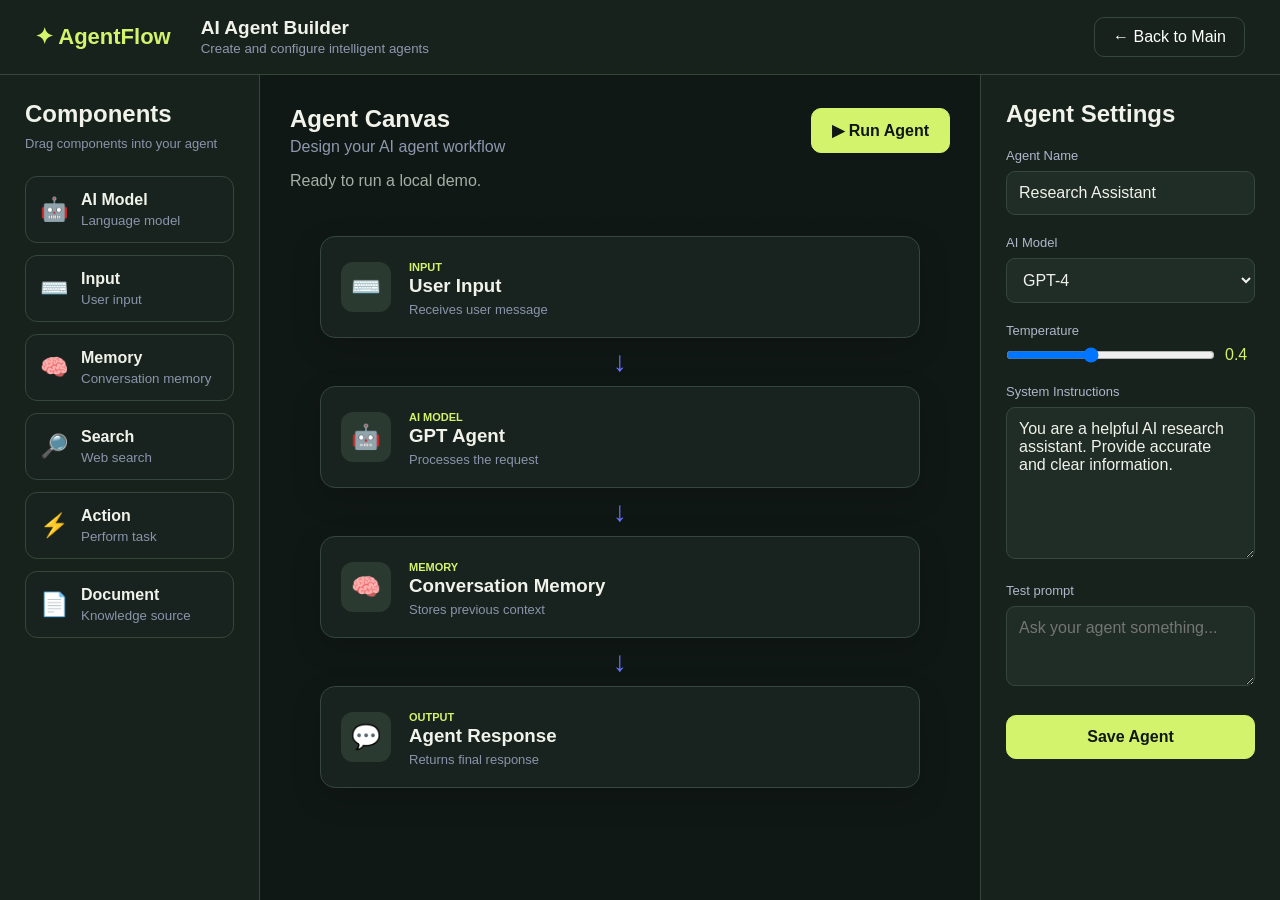
<file: member2-AIAgent-Builder/index.html>
<!DOCTYPE html>
<html lang="en">
<head>
    <meta charset="UTF-8">
    <meta name="viewport" content="width=device-width, initial-scale=1.0">
    <title>AI Agent Builder - AgentFlow</title>
    <link rel="stylesheet" href="./style.css">
</head>

<body>

<header class="topbar">
    <div class="logo">✦ AgentFlow</div>

    <div class="page-title">
        <span>AI Agent Builder</span>
        <small>Create and configure intelligent agents</small>
    </div>
    
    <a href="../index.html" class="back-button">
        ← Back to Main
    </a>
</header>


<main class="builder">

    <!-- LEFT TOOLBOX -->
    <aside class="toolbox">

        <h2>Components</h2>
        <p class="subtitle">Drag components into your agent</p>

        <button type="button" class="component" onclick="selectComponent('AI Model')">
            <span>🤖</span>
            <div>
                <strong>AI Model</strong>
                <small>Language model</small>
            </div>
        </button>

        <button type="button" class="component" onclick="selectComponent('Input')">
            <span>⌨️</span>
            <div>
                <strong>Input</strong>
                <small>User input</small>
            </div>
        </button>

        <button type="button" class="component" onclick="selectComponent('Memory')">
            <span>🧠</span>
            <div>
                <strong>Memory</strong>
                <small>Conversation memory</small>
            </div>
        </button>

        <button type="button" class="component" onclick="selectComponent('Search')">
            <span>🔎</span>
            <div>
                <strong>Search</strong>
                <small>Web search</small>
            </div>
        </button>

        <button type="button" class="component" onclick="selectComponent('Action')">
            <span>⚡</span>
            <div>
                <strong>Action</strong>
                <small>Perform task</small>
            </div>
        </button>

        <button type="button" class="component" onclick="selectComponent('Document')">
            <span>📄</span>
            <div>
                <strong>Document</strong>
                <small>Knowledge source</small>
            </div>
        </button>

    </aside>


    <!-- CENTER CANVAS -->
    <section class="canvas">

        <div class="canvas-header">
            <div>
                <h1>Agent Canvas</h1>
                <p>Design your AI agent workflow</p>
            </div>

            <button type="button" class="run-button" onclick="runAgent()">
                ▶ Run Agent
            </button>
        </div>

        <p class="run-output" id="agentOutput" aria-live="polite">Ready to run a local demo.</p>

        <div class="workflow">

            <div class="node input-node">
                <div class="node-icon">⌨️</div>

                <div>
                    <span>INPUT</span>
                    <h3>User Input</h3>
                    <p>Receives user message</p>
                </div>
            </div>


            <div class="arrow">↓</div>


            <div class="node ai-node">
                <div class="node-icon">🤖</div>

                <div>
                    <span>AI MODEL</span>
                    <h3>GPT Agent</h3>
                    <p>Processes the request</p>
                </div>
            </div>


            <div class="arrow">↓</div>


            <div class="node memory-node">
                <div class="node-icon">🧠</div>

                <div>
                    <span>MEMORY</span>
                    <h3>Conversation Memory</h3>
                    <p>Stores previous context</p>
                </div>
            </div>


            <div class="arrow">↓</div>


            <div class="node output-node">
                <div class="node-icon">💬</div>

                <div>
                    <span>OUTPUT</span>
                    <h3>Agent Response</h3>
                    <p>Returns final response</p>
                </div>
            </div>

        </div>

    </section>


    <!-- RIGHT SETTINGS -->
    <aside class="settings">

        <h2>Agent Settings</h2>

        <label for="agentName">Agent Name</label>
        <input type="text" id="agentName" value="Research Assistant">


        <label for="agentModel">AI Model</label>
        <select id="agentModel">
            <option>GPT-4</option>
            <option>GPT-4o</option>
            <option>Claude</option>
            <option>Gemini</option>
        </select>


        <label for="temperature">Temperature</label>

        <div class="range-container">
            <input type="range" min="0" max="100" value="40"
                   id="temperature"
                   oninput="updateTemperature()">

            <span id="temperatureValue">0.4</span>
        </div>


        <label for="systemInstructions">System Instructions</label>

        <textarea id="systemInstructions" rows="7">You are a helpful AI research assistant. Provide accurate and clear information.</textarea>

        <label for="agentPrompt">Test prompt</label>
        <textarea id="agentPrompt" rows="3" placeholder="Ask your agent something..."></textarea>


        <button type="button" class="save-button" onclick="saveAgent()">
            Save Agent
        </button>

    </aside>

</main>

<script src="./script.js"></script>

</body>
</html>
</file>
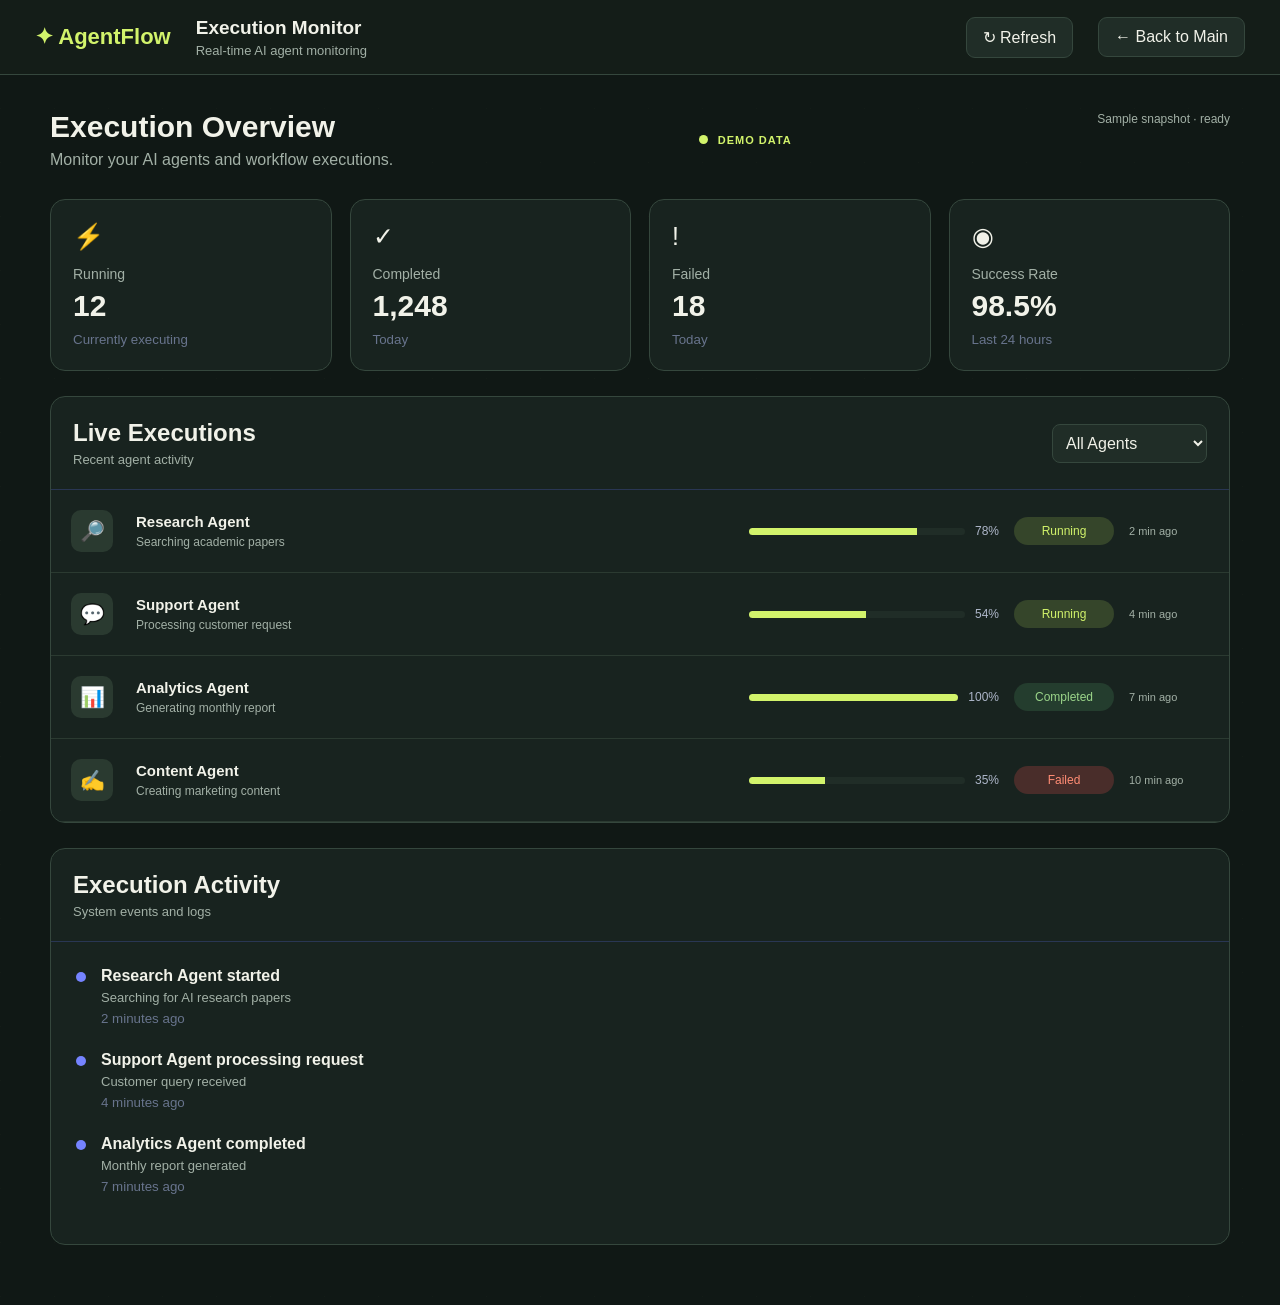
<file: member3-Execution-Monitor/index.html>
<!DOCTYPE html>
<html lang="en">
<head>
    <meta charset="UTF-8">
    <meta name="viewport" content="width=device-width, initial-scale=1.0">
    <title>Execution Monitor - AgentFlow</title>
    <link rel="stylesheet" href="./style.css">
</head>

<body>

<header class="topbar">

    <div class="logo">✦ AgentFlow</div>

    <div class="title">
        <h2>Execution Monitor</h2>
        <p>Real-time AI agent monitoring</p>
    </div>

    <button type="button" class="refresh-button" onclick="refreshMonitor()">
        ↻ Refresh
    </button>

    <a href="../index.html" class="back-button">
        ← Back to Main
    </a>

</header>


<main class="container">

    <section class="welcome">
        <div>
            <h1>Execution Overview</h1>
            <p>Monitor your AI agents and workflow executions.</p>
        </div>

        <div class="live">
            <span></span> DEMO DATA
        </div>
        <small id="lastUpdated" aria-live="polite">Sample snapshot · ready</small>
    </section>


    <!-- STATS -->

    <section class="stats">

        <div class="stat-card">
            <div class="icon">⚡</div>
            <p>Running</p>
            <h2 id="running">12</h2>
            <small>Currently executing</small>
        </div>

        <div class="stat-card">
            <div class="icon">✓</div>
            <p>Completed</p>
            <h2>1,248</h2>
            <small>Today</small>
        </div>

        <div class="stat-card">
            <div class="icon">!</div>
            <p>Failed</p>
            <h2>18</h2>
            <small>Today</small>
        </div>

        <div class="stat-card">
            <div class="icon">◉</div>
            <p>Success Rate</p>
            <h2>98.5%</h2>
            <small>Last 24 hours</small>
        </div>

    </section>


    <!-- EXECUTIONS -->

    <section class="panel">

        <div class="panel-header">
            <div>
                <h2>Live Executions</h2>
                <p>Recent agent activity</p>
            </div>

            <select id="agentFilter" aria-label="Filter executions by agent">
                <option value="all">All Agents</option>
                <option value="Research Agent">Research Agent</option>
                <option value="Support Agent">Support Agent</option>
                <option value="Analytics Agent">Analytics Agent</option>
                <option value="Content Agent">Content Agent</option>
            </select>
        </div>


        <div class="execution" data-agent="Research Agent">

            <div class="agent-icon">🔎</div>

            <div class="agent-info">
                <h3>Research Agent</h3>
                <p>Searching academic papers</p>
            </div>

            <div class="progress-box">
                <div class="progress">
                    <div style="width: 78%;"></div>
                </div>
                <span>78%</span>
            </div>

            <div class="status running-status">
                Running
            </div>

            <span class="time">2 min ago</span>

        </div>


        <div class="execution" data-agent="Support Agent">

            <div class="agent-icon">💬</div>

            <div class="agent-info">
                <h3>Support Agent</h3>
                <p>Processing customer request</p>
            </div>

            <div class="progress-box">
                <div class="progress">
                    <div style="width: 54%;"></div>
                </div>
                <span>54%</span>
            </div>

            <div class="status running-status">
                Running
            </div>

            <span class="time">4 min ago</span>

        </div>


        <div class="execution" data-agent="Analytics Agent">

            <div class="agent-icon">📊</div>

            <div class="agent-info">
                <h3>Analytics Agent</h3>
                <p>Generating monthly report</p>
            </div>

            <div class="progress-box">
                <div class="progress">
                    <div style="width: 100%;"></div>
                </div>
                <span>100%</span>
            </div>

            <div class="status completed-status">
                Completed
            </div>

            <span class="time">7 min ago</span>

        </div>


        <div class="execution" data-agent="Content Agent">

            <div class="agent-icon">✍️</div>

            <div class="agent-info">
                <h3>Content Agent</h3>
                <p>Creating marketing content</p>
            </div>

            <div class="progress-box">
                <div class="progress">
                    <div style="width: 35%;"></div>
                </div>
                <span>35%</span>
            </div>

            <div class="status failed-status">
                Failed
            </div>

            <span class="time">10 min ago</span>

        </div>

    </section>


    <!-- ACTIVITY -->

    <section class="panel">

        <div class="panel-header">
            <div>
                <h2>Execution Activity</h2>
                <p>System events and logs</p>
            </div>
        </div>


        <div class="timeline">

            <div class="timeline-item">
                <span class="dot"></span>
                <div>
                    <strong>Research Agent started</strong>
                    <p>Searching for AI research papers</p>
                    <small>2 minutes ago</small>
                </div>
            </div>


            <div class="timeline-item">
                <span class="dot"></span>
                <div>
                    <strong>Support Agent processing request</strong>
                    <p>Customer query received</p>
                    <small>4 minutes ago</small>
                </div>
            </div>


            <div class="timeline-item">
                <span class="dot"></span>
                <div>
                    <strong>Analytics Agent completed</strong>
                    <p>Monthly report generated</p>
                    <small>7 minutes ago</small>
                </div>
            </div>
        </div>
        
    </section>

</main>

<script src="./main.js"></script>

</body>
</html>
</file>
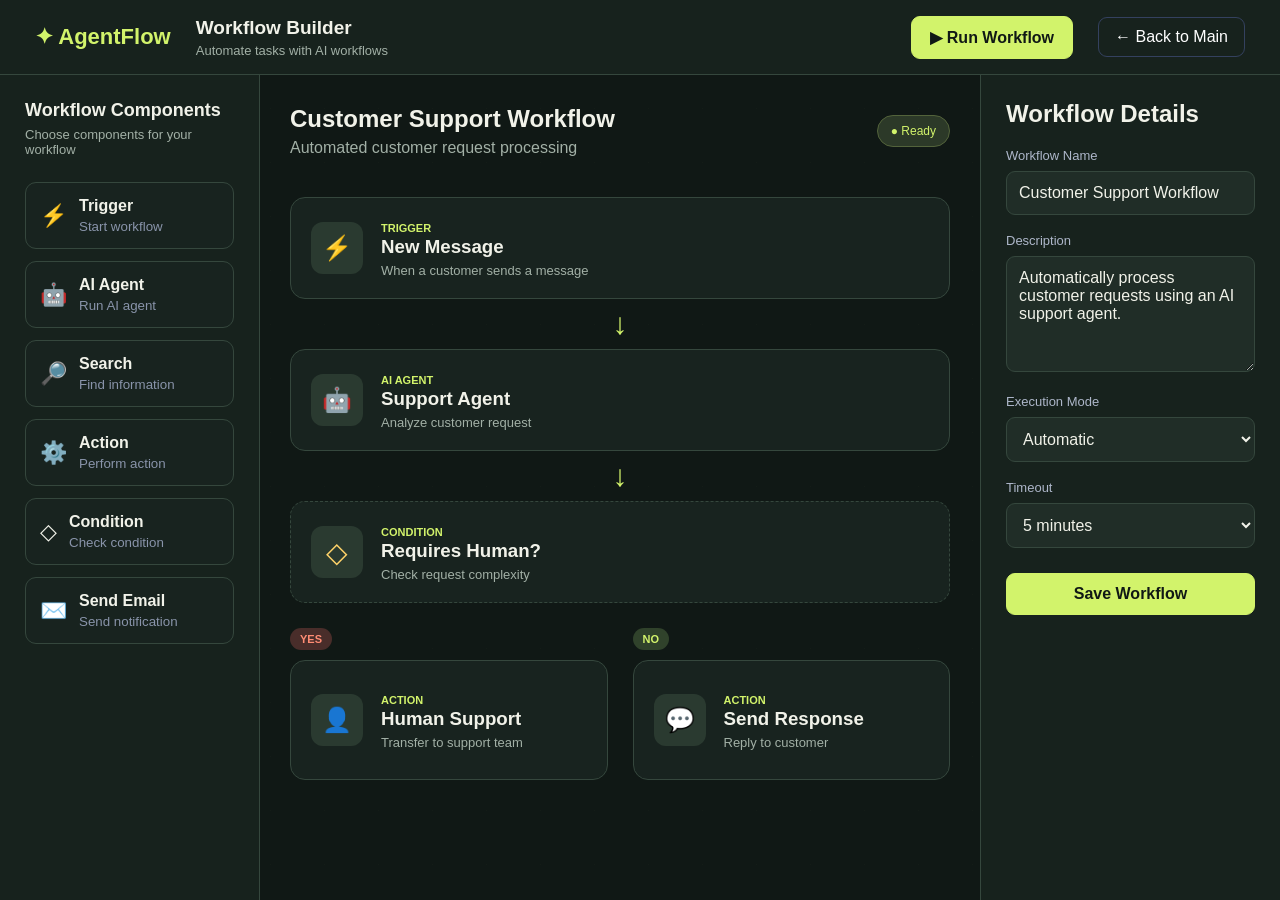
<file: member4-workflow-builder/index.html>
<!DOCTYPE html>
<html lang="en">
<head>
    <meta charset="UTF-8">
    <meta name="viewport" content="width=device-width, initial-scale=1.0">
    <title>Workflow Builder - AgentFlow</title>
    <link rel="stylesheet" href="./style.css">
</head>

<body>

<header class="topbar">

    <div class="logo">✦ AgentFlow</div>

    <div class="title">
        <h2>Workflow Builder</h2>
        <p>Automate tasks with AI workflows</p>
    </div>

    <button type="button" class="run-button" onclick="runWorkflow()">
        ▶ Run Workflow
    </button>

    <a href="../index.html" class="back-button">
        ← Back to Main
    </a>

</header>


<main class="builder">

    <!-- TOOLBOX -->

    <aside class="toolbox">

        <h2>Workflow Components</h2>
        <p>Choose components for your workflow</p>


        <button type="button" class="tool" onclick="selectTool('Trigger')">
            <span>⚡</span>
            <div>
                <strong>Trigger</strong>
                <small>Start workflow</small>
            </div>
        </button>


        <button type="button" class="tool" onclick="selectTool('AI Agent')">
            <span>🤖</span>
            <div>
                <strong>AI Agent</strong>
                <small>Run AI agent</small>
            </div>
        </button>


        <button type="button" class="tool" onclick="selectTool('Search')">
            <span>🔎</span>
            <div>
                <strong>Search</strong>
                <small>Find information</small>
            </div>
        </button>


        <button type="button" class="tool" onclick="selectTool('Action')">
            <span>⚙️</span>
            <div>
                <strong>Action</strong>
                <small>Perform action</small>
            </div>
        </button>


        <button type="button" class="tool" onclick="selectTool('Condition')">
            <span>◇</span>
            <div>
                <strong>Condition</strong>
                <small>Check condition</small>
            </div>
        </button>


        <button type="button" class="tool" onclick="selectTool('Send Email')">
            <span>✉️</span>
            <div>
                <strong>Send Email</strong>
                <small>Send notification</small>
            </div>
        </button>

    </aside>


    <!-- CANVAS -->

    <section class="canvas">

        <div class="canvas-header">
            <div>
                <h1>Customer Support Workflow</h1>
                <p>Automated customer request processing</p>
            </div>

            <span class="status" id="workflowStatus" aria-live="polite">● Ready</span>
        </div>


        <div class="workflow">

            <!-- STEP 1 -->

            <div class="workflow-node">

                <div class="node-icon trigger">⚡</div>

                <div class="node-content">
                    <span>TRIGGER</span>
                    <h3>New Message</h3>
                    <p>When a customer sends a message</p>
                </div>

            </div>


            <div class="connector">↓</div>


            <!-- STEP 2 -->

            <div class="workflow-node">

                <div class="node-icon agent">🤖</div>

                <div class="node-content">
                    <span>AI AGENT</span>
                    <h3>Support Agent</h3>
                    <p>Analyze customer request</p>
                </div>

            </div>


            <div class="connector">↓</div>


            <!-- STEP 3 -->

            <div class="condition">

                <div class="condition-icon">◇</div>

                <div>
                    <span>CONDITION</span>
                    <h3>Requires Human?</h3>
                    <p>Check request complexity</p>
                </div>

            </div>


            <div class="branches">

                <div class="branch">

                    <div class="branch-label yes">
                        YES
                    </div>

                    <div class="workflow-node small-node">

                        <div class="node-icon human">👤</div>

                        <div class="node-content">
                            <span>ACTION</span>
                            <h3>Human Support</h3>
                            <p>Transfer to support team</p>
                        </div>

                    </div>

                </div>


                <div class="branch">

                    <div class="branch-label no">
                        NO
                    </div>

                    <div class="workflow-node small-node">

                        <div class="node-icon response">💬</div>

                        <div class="node-content">
                            <span>ACTION</span>
                            <h3>Send Response</h3>
                            <p>Reply to customer</p>
                        </div>

                    </div>

                </div>

            </div>

        </div>

    </section>


    <!-- DETAILS -->

    <aside class="details">

        <h2>Workflow Details</h2>

        <label for="workflowName">Workflow Name</label>

        <input type="text"
               id="workflowName"
               value="Customer Support Workflow">


        <label for="workflowDescription">Description</label>

        <textarea id="workflowDescription" rows="5">Automatically process customer requests using an AI support agent.</textarea>


        <label for="executionMode">Execution Mode</label>

        <select id="executionMode">
            <option>Automatic</option>
            <option>Manual</option>
        </select>


        <label for="workflowTimeout">Timeout</label>

        <select id="workflowTimeout">
            <option>5 minutes</option>
            <option>10 minutes</option>
            <option>30 minutes</option>
        </select>

        <button type="button" class="save-button" onclick="saveWorkflow()">
            Save Workflow
        </button>

    </aside>

</main>


<script src="./main.js"></script>

</body>
</html>
</file>
<file: style.css>
﻿:root {
    --bg: #060b16;
    --bg-2: #0d1424;
    --panel: rgba(18, 26, 42, 0.8);
    --panel-strong: rgba(12, 17, 28, 0.92);
    --panel-soft: rgba(19, 30, 46, 0.96);
    --line: rgba(148, 163, 184, 0.18);
    --text: #edf5ff;
    --muted: #a3b2c9;
    --primary: #7c5cff;
    --primary-2: #3dd9ff;
    --accent: #9afc6a;
    --accent-2: #ff9d6f;
    --shadow: rgba(2, 6, 23, 0.7);
}

* {
    margin: 0;
    padding: 0;
    box-sizing: border-box;
}

html {
    scroll-behavior: smooth;
}

body {
    font-family: "Segoe UI", Tahoma, Geneva, Verdana, sans-serif;
    background:
        radial-gradient(circle at top left, rgba(124, 92, 255, 0.22), transparent 28%),
        radial-gradient(circle at bottom right, rgba(61, 217, 255, 0.15), transparent 30%),
        linear-gradient(180deg, var(--bg) 0%, #0a1220 100%);
    color: var(--text);
    line-height: 1.6;
    overflow-x: hidden;
}

body::before {
    content: "";
    position: fixed;
    inset: 0;
    background-image:
        linear-gradient(rgba(148, 163, 184, 0.04) 1px, transparent 1px),
        linear-gradient(90deg, rgba(148, 163, 184, 0.04) 1px, transparent 1px);
    background-size: 28px 28px;
    mask-image: radial-gradient(circle at center, black 20%, transparent 80%);
    pointer-events: none;
    z-index: 0;
}

a {
    text-decoration: none;
    color: inherit;
}

section,
header,
footer {
    position: relative;
    z-index: 1;
}

.navbar {
    position: sticky;
    top: 0;
    z-index: 50;
    display: flex;
    align-items: center;
    justify-content: space-between;
    padding: 18px clamp(20px, 5vw, 90px);
    background: rgba(6, 11, 22, 0.72);
    backdrop-filter: blur(18px);
    border-bottom: 1px solid var(--line);
    box-shadow: 0 10px 30px rgba(0, 0, 0, 0.18);
}

.logo-area,
.footer-brand {
    display: flex;
    align-items: center;
    gap: 12px;
}

.logo {
    display: grid;
    place-items: center;
    width: 40px;
    height: 40px;
    border-radius: 12px;
    background: linear-gradient(135deg, var(--accent), #d8ff9c);
    color: #061019;
    font-size: 22px;
    font-weight: 800;
    box-shadow: 0 12px 28px rgba(154, 252, 106, 0.38);
}

.logo-area span,
.footer-brand strong {
    font-size: 1.5rem;
    font-weight: 700;
    letter-spacing: 0.02em;
}

.navbar nav {
    display: flex;
    align-items: center;
    gap: clamp(18px, 2vw, 34px);
}

.navbar nav a {
    color: var(--muted);
    font-size: 0.96rem;
    transition: color 0.2s ease;
}

.navbar nav a:hover,
.navbar nav a:focus-visible {
    color: var(--text);
}

.nav-button,
.primary-button,
.secondary-button,
.open-button {
    display: inline-flex;
    align-items: center;
    justify-content: center;
    gap: 8px;
    border-radius: 14px;
    font-weight: 700;
    transition: transform 0.2s ease, box-shadow 0.2s ease, border-color 0.2s ease;
}

.nav-button,
.primary-button,
.open-button {
    background: linear-gradient(135deg, var(--primary) 0%, #5a8df6 100%);
    color: #fff;
    border: 1px solid rgba(124, 92, 255, 0.9);
    box-shadow: 0 16px 30px rgba(92, 98, 255, 0.42);
}

.nav-button,
.primary-button {
    padding: 12px 20px;
}

.secondary-button {
    padding: 12px 20px;
    border: 1px solid var(--line);
    background: rgba(15, 23, 42, 0.72);
    color: var(--text);
}

.nav-button:hover,
.primary-button:hover,
.secondary-button:hover,
.open-button:hover {
    transform: translateY(-2px);
    box-shadow: 0 18px 36px rgba(92, 98, 255, 0.3);
}

.hero {
    display: flex;
    align-items: center;
    justify-content: space-between;
    gap: clamp(28px, 4vw, 64px);
    min-height: 90vh;
    padding: 94px clamp(20px, 6vw, 90px) 72px;
    max-width: 1440px;
    margin: 0 auto;
}

.hero-content {
    flex: 1.1;
    max-width: 630px;
}

.badge,
.section-badge,
.member-label {
    display: inline-flex;
    align-items: center;
    gap: 8px;
    padding: 8px 14px;
    border: 1px solid rgba(124, 92, 255, 0.45);
    border-radius: 999px;
    background: rgba(124, 92, 255, 0.1);
    color: #d8d1ff;
    font-size: 0.7rem;
    font-weight: 700;
    letter-spacing: 0.16em;
    text-transform: uppercase;
}

.hero h1 {
    margin: 18px 0 20px;
    font-size: clamp(3rem, 6vw, 5.5rem);
    line-height: 0.96;
    letter-spacing: -0.05em;
    font-weight: 800;
}

.hero h1 span {
    display: block;
    background: linear-gradient(135deg, #f9dcff 0%, #7c5cff 38%, #41d9ff 100%);
    -webkit-background-clip: text;
    background-clip: text;
    color: transparent;
}

.hero p {
    max-width: 560px;
    margin-bottom: 30px;
    color: var(--muted);
    font-size: 1.08rem;
}

.hero-buttons {
    display: flex;
    align-items: center;
    flex-wrap: wrap;
    gap: 14px;
    margin-bottom: 34px;
}

.hero-stats {
    display: flex;
    flex-wrap: wrap;
    gap: 18px;
}

.hero-stats > div {
    min-width: 128px;
    padding: 18px 18px 16px;
    border: 1px solid var(--line);
    border-radius: 18px;
    background: rgba(15, 23, 42, 0.7);
    box-shadow: 0 10px 25px rgba(15, 23, 42, 0.32);
}

.hero-stats strong {
    display: block;
    font-size: 1.8rem;
    margin-bottom: 4px;
}

.hero-stats span {
    color: var(--muted);
    font-size: 0.82rem;
}

.hero-visual {
    position: relative;
    flex: 1;
    display: flex;
    align-items: center;
    justify-content: center;
    min-height: 500px;
}

.glow {
    position: absolute;
    width: 560px;
    height: 560px;
    border-radius: 50%;
    background: radial-gradient(circle, rgba(124, 92, 255, 0.46), rgba(61, 217, 255, 0.14) 35%, transparent 68%);
    filter: blur(18px);
}

.dashboard-preview {
    position: relative;
    display: flex;
    flex-direction: column;
    gap: 18px;
    width: min(100%, 470px);
    padding: 20px 18px 18px;
    border: 1px solid rgba(148, 163, 184, 0.18);
    border-radius: 28px;
    background: rgba(11, 17, 28, 0.92);
    box-shadow: 0 34px 80px rgba(3, 7, 18, 0.75);
}

.preview-top {
    display: flex;
    align-items: center;
    justify-content: space-between;
}

.small-logo {
    display: grid;
    place-items: center;
    width: 32px;
    height: 32px;
    border-radius: 10px;
    background: linear-gradient(135deg, var(--accent), #d9ff9f);
    color: #0f1724;
    font-weight: 800;
}

.preview-lines {
    display: flex;
    gap: 8px;
}

.preview-lines span {
    display: block;
    width: 16px;
    height: 10px;
    border-radius: 999px;
    background: rgba(148, 163, 184, 0.25);
}

.preview-title {
    font-size: 1.25rem;
    font-weight: 700;
}

.fake-chart {
    display: flex;
    align-items: end;
    gap: 12px;
    height: 170px;
    padding: 18px 10px 0;
    border-radius: 18px;
    background: linear-gradient(180deg, rgba(17, 24, 39, 0.9), rgba(8, 11, 18, 0.9));
    border: 1px solid rgba(148, 163, 184, 0.1);
}

.chart-bar {
    flex: 1;
    border-radius: 10px 10px 0 0;
    background: linear-gradient(180deg, rgba(124, 92, 255, 0.4), rgba(61, 217, 255, 0.18));
    min-height: 30px;
}

.chart-bar.active {
    background: linear-gradient(180deg, #7c5cff, #39d0ff);
    box-shadow: 0 8px 22px rgba(93, 132, 255, 0.42);
}

.preview-bottom {
    display: flex;
    justify-content: space-between;
    gap: 12px;
    padding-top: 4px;
}

.preview-bottom > div {
    flex: 1;
    padding: 14px 12px;
    border-radius: 14px;
    background: rgba(22, 31, 47, 0.9);
    border: 1px solid rgba(148, 163, 184, 0.1);
}

.preview-bottom small {
    display: block;
    color: var(--muted);
    margin-bottom: 6px;
}

.preview-bottom strong {
    font-size: 1.2rem;
}

.floating-card {
    position: absolute;
    min-width: 200px;
    display: flex;
    align-items: center;
    gap: 12px;
    padding: 14px 16px;
    border-radius: 16px;
    background: rgba(17, 24, 39, 0.88);
    border: 1px solid rgba(148, 163, 184, 0.18);
    box-shadow: 0 20px 44px rgba(0, 0, 0, 0.35);
    backdrop-filter: blur(8px);
}

.card-one {
    top: 4%;
    right: 1%;
}

.card-two {
    left: 0;
    bottom: 4%;
}

.mini-icon,
.success-icon {
    display: grid;
    place-items: center;
    width: 36px;
    height: 36px;
    border-radius: 12px;
    background: rgba(124, 92, 255, 0.2);
    color: #d8ceff;
    font-weight: 700;
}

.success-icon {
    background: rgba(154, 252, 106, 0.18);
    color: var(--accent);
}

.floating-card strong {
    display: block;
    font-size: 0.95rem;
}

.floating-card span {
    color: var(--muted);
    font-size: 0.78rem;
}

.online-dot {
    width: 10px;
    height: 10px;
    border-radius: 50%;
    background: #4ade80;
    margin-left: auto;
    box-shadow: 0 0 18px rgba(74, 222, 128, 0.9);
}

.templates-section,
.features,
.team {
    padding: 30px clamp(20px, 6vw, 90px) 90px;
    max-width: 1440px;
    margin: 0 auto;
}

.section-heading {
    max-width: 760px;
    margin: 0 auto 52px;
    text-align: center;
}

.section-heading h2 {
    margin-bottom: 12px;
    font-size: clamp(2.2rem, 4vw, 3.4rem);
    letter-spacing: -0.04em;
}

.section-heading p {
    color: var(--muted);
    font-size: 1.05rem;
}

.template-grid {
    display: grid;
    grid-template-columns: repeat(2, minmax(0, 1fr));
    gap: 26px;
}

.template-card {
    position: relative;
    background: rgba(15, 23, 42, 0.8);
    border: 1px solid rgba(148, 163, 184, 0.16);
    border-radius: 24px;
    overflow: hidden;
    transition: transform 0.25s ease, border-color 0.25s ease, box-shadow 0.25s ease;
    box-shadow: 0 18px 40px rgba(2, 6, 23, 0.25);
}

.template-card:hover {
    transform: translateY(-6px);
    border-color: rgba(124, 92, 255, 0.45);
    box-shadow: 0 28px 52px rgba(2, 6, 23, 0.45);
}

.template-preview {
    position: relative;
    height: 280px;
    padding: 22px;
    background: linear-gradient(180deg, rgba(17, 24, 39, 0.9), rgba(12, 18, 29, 0.95));
}

.template-content {
    padding: 24px 24px 28px;
}

.member-label {
    margin-bottom: 14px;
    padding: 8px 12px;
    font-size: 0.64rem;
    letter-spacing: 0.14em;
}

.template-content h3 {
    margin-bottom: 12px;
    font-size: clamp(1.5rem, 2vw, 2rem);
    letter-spacing: -0.03em;
}

.template-content p {
    margin-bottom: 20px;
    color: var(--muted);
}

.open-button {
    padding: 12px 18px;
    border-radius: 12px;
}

.dashboard-preview-card {
    display: flex;
    gap: 14px;
}

.mock-sidebar {
    display: flex;
    flex-direction: column;
    align-items: center;
    gap: 12px;
    width: 58px;
    padding: 14px 10px;
    border-radius: 18px;
    background: rgba(124, 92, 255, 0.08);
    border: 1px solid rgba(124, 92, 255, 0.18);
}

.mock-logo {
    display: grid;
    place-items: center;
    width: 28px;
    height: 28px;
    border-radius: 9px;
    background: linear-gradient(135deg, var(--accent), #d4f9a7);
    color: #0c1628;
    font-weight: 800;
}

.mock-sidebar span {
    width: 18px;
    height: 18px;
    border-radius: 7px;
    background: rgba(148, 163, 184, 0.2);
}

.mock-sidebar .mock-active {
    background: linear-gradient(135deg, var(--primary), #5bd7ff);
    box-shadow: 0 0 20px rgba(93, 132, 255, 0.5);
}

.mock-dashboard {
    flex: 1;
    display: flex;
    flex-direction: column;
    gap: 14px;
}

.mock-heading {
    width: 48%;
    height: 14px;
    border-radius: 999px;
    background: rgba(148, 163, 184, 0.26);
}

.mock-stats {
    display: grid;
    grid-template-columns: repeat(3, minmax(0, 1fr));
    gap: 10px;
}

.mock-stats i {
    display: block;
    height: 62px;
    border-radius: 12px;
    background: linear-gradient(135deg, rgba(124, 92, 255, 0.38), rgba(61, 217, 255, 0.12));
}

.mock-chart {
    display: flex;
    align-items: end;
    gap: 9px;
    height: 90px;
    padding: 16px 10px 0;
    border-radius: 16px;
    background: rgba(9, 15, 22, 0.9);
}

.mock-chart b {
    display: block;
    flex: 1;
    border-radius: 10px 10px 0 0;
    background: linear-gradient(180deg, rgba(124, 92, 255, 0.7), rgba(61, 217, 255, 0.2));
}

.builder-preview-card {
    display: flex;
    flex-direction: column;
    justify-content: center;
    gap: 18px;
}

.builder-top {
    display: flex;
    align-items: center;
    gap: 8px;
}

.builder-top span {
    width: 10px;
    height: 10px;
    border-radius: 50%;
    background: rgba(148, 163, 184, 0.4);
}

.builder-layout {
    display: flex;
    gap: 18px;
    align-items: stretch;
}

.builder-side {
    width: 56px;
    border-radius: 16px;
    background: rgba(124, 92, 255, 0.08);
    border: 1px solid rgba(124, 92, 255, 0.16);
    padding: 12px 10px;
    display: flex;
    flex-direction: column;
    gap: 12px;
}

.builder-side i {
    width: 100%;
    height: 26px;
    border-radius: 9px;
    background: rgba(148, 163, 184, 0.16);
}

.builder-form {
    flex: 1;
    padding: 14px;
    border-radius: 16px;
    background: rgba(9, 15, 22, 0.9);
    border: 1px solid rgba(148, 163, 184, 0.12);
}

.form-title,
.form-input,
.form-large,
.form-button {
    border-radius: 10px;
    background: rgba(148, 163, 184, 0.16);
}

.form-title {
    width: 45%;
    height: 14px;
    margin-bottom: 12px;
}

.form-input {
    height: 16px;
    margin-bottom: 10px;
}

.form-large {
    height: 56px;
    margin: 14px 0 12px;
}

.form-button {
    width: 52%;
    height: 30px;
    margin-left: auto;
    background: linear-gradient(135deg, rgba(124, 92, 255, 0.9), rgba(61, 217, 255, 0.7));
}

.execution-preview-card {
    display: flex;
    flex-direction: column;
    justify-content: center;
    gap: 16px;
}

.execution-header {
    display: flex;
    gap: 8px;
    align-items: center;
}

.execution-header span {
    width: 12px;
    height: 12px;
    border-radius: 50%;
    background: rgba(148, 163, 184, 0.2);
}

.progress-mock {
    padding: 14px;
    border-radius: 16px;
    background: rgba(9, 15, 22, 0.9);
    border: 1px solid rgba(148, 163, 184, 0.12);
}

.progress-title {
    width: 46%;
    height: 12px;
    border-radius: 999px;
    background: rgba(148, 163, 184, 0.2);
    margin-bottom: 12px;
}

.progress-track {
    height: 10px;
    border-radius: 999px;
    background: rgba(148, 163, 184, 0.12);
    overflow: hidden;
}

.progress-track div {
    width: 72%;
    height: 100%;
    border-radius: inherit;
    background: linear-gradient(135deg, var(--primary), var(--primary-2));
}

.timeline-mock {
    display: grid;
    grid-template-columns: repeat(4, minmax(0, 1fr));
    gap: 10px;
}

.timeline-mock i {
    display: block;
    height: 12px;
    border-radius: 999px;
    background: rgba(148, 163, 184, 0.15);
}

.workflow-preview-card {
    display: grid;
    grid-template-columns: repeat(4, 1fr);
    align-items: center;
    justify-items: center;
    gap: 10px;
}

.workflow-node {
    display: grid;
    place-items: center;
    width: 62px;
    height: 62px;
    border-radius: 18px;
    background: rgba(124, 92, 255, 0.08);
    border: 1px solid rgba(124, 92, 255, 0.16);
    color: #d7ccff;
    font-size: 1.5rem;
}

.workflow-line {
    position: relative;
    width: 64px;
    height: 2px;
    background: linear-gradient(90deg, rgba(124, 92, 255, 0.7), rgba(61, 217, 255, 0.7));
}

.workflow-line::after {
    content: "";
    position: absolute;
    right: -2px;
    top: -2px;
    width: 6px;
    height: 6px;
    border-radius: 50%;
    background: var(--primary-2);
}

.feature-grid {
    display: grid;
    grid-template-columns: repeat(4, minmax(0, 1fr));
    gap: 20px;
}

.feature {
    padding: 28px 22px 22px;
    background: rgba(16, 23, 35, 0.8);
    border: 1px solid rgba(148, 163, 184, 0.14);
    border-radius: 20px;
    box-shadow: 0 18px 30px rgba(2, 6, 23, 0.18);
    transition: transform 0.25s ease, border-color 0.25s ease;
}

.feature:hover {
    transform: translateY(-4px);
    border-color: rgba(124, 92, 255, 0.42);
}

.feature-icon {
    display: grid;
    place-items: center;
    width: 52px;
    height: 52px;
    margin-bottom: 18px;
    border-radius: 14px;
    background: linear-gradient(135deg, rgba(124, 92, 255, 0.2), rgba(61, 217, 255, 0.1));
    border: 1px solid rgba(124, 92, 255, 0.2);
    font-size: 1.5rem;
}

.feature h3 {
    margin-bottom: 10px;
    font-size: 1.35rem;
}

.feature p {
    color: var(--muted);
    line-height: 1.7;
}

.team {
    padding-bottom: 120px;
}

.team-grid {
    display: grid;
    grid-template-columns: repeat(4, minmax(0, 1fr));
    gap: 20px;
}

.team-card {
    padding: 28px 22px;
    border-radius: 20px;
    background: rgba(17, 24, 39, 0.8);
    border: 1px solid rgba(148, 163, 184, 0.14);
    box-shadow: 0 18px 30px rgba(2, 6, 23, 0.2);
}

.team-number {
    margin-bottom: 20px;
    font-size: 2.2rem;
    font-weight: 800;
    color: #a8ff67;
}

.team-card h3 {
    margin-bottom: 8px;
    font-size: 1.2rem;
}

.team-card p {
    color: var(--muted);
}

footer {
    display: flex;
    align-items: center;
    justify-content: space-between;
    gap: 18px;
    padding: 32px clamp(20px, 6vw, 90px) 58px;
    border-top: 1px solid rgba(148, 163, 184, 0.14);
    color: var(--muted);
    max-width: 1440px;
    margin: 0 auto;
}

.footer-brand div:last-child {
    display: flex;
    flex-direction: column;
    gap: 2px;
}

.footer-brand p {
    font-size: 0.82rem;
}

@media (max-width: 1024px) {
    .hero {
        flex-direction: column;
        text-align: center;
        padding-top: 70px;
    }

    .hero-content {
        max-width: 700px;
    }

    .hero p {
        margin-left: auto;
        margin-right: auto;
    }

    .hero-buttons,
    .hero-stats {
        justify-content: center;
    }

    .feature-grid,
    .team-grid {
        grid-template-columns: repeat(2, minmax(0, 1fr));
    }
}

@media (max-width: 820px) {
    .navbar nav {
        display: none;
    }

    .template-grid {
        grid-template-columns: 1fr;
    }

    .feature-grid,
    .team-grid {
        grid-template-columns: 1fr;
    }

    footer {
        flex-direction: column;
        text-align: center;
    }
}

@media (max-width: 540px) {
    .nav-button {
        display: none;
    }

    .hero {
        padding-top: 60px;
    }

    .hero-stats {
        flex-direction: column;
    }

    .hero-stats > div {
        width: 100%;
    }

    .card-one,
    .card-two {
        position: static;
        margin-top: 12px;
    }

    .hero-visual {
        flex-direction: column;
        gap: 18px;
    }
}
</file>
<file: AIAgents/style.css>
* {
    margin: 0;
    padding: 0;
    box-sizing: border-box;
}

html {
    scroll-behavior: smooth;
}

body {
    font-family: Arial, sans-serif;
    background: #080812;
    color: white;
    line-height: 1.6;
}

a {
    text-decoration: none;
    color: inherit;
}


/* NAVBAR */

.navbar {
    position: sticky;
    top: 0;
    z-index: 1000;

    display: flex;
    align-items: center;
    justify-content: space-between;

    padding: 18px 7%;

    background: rgba(8, 8, 18, 0.9);
    backdrop-filter: blur(15px);

    border-bottom: 1px solid #202033;
}

.logo {
    font-size: 23px;
    font-weight: bold;
}

.nav-links {
    display: flex;
    gap: 30px;
}

.nav-links a {
    color: #aaaabd;
    transition: 0.3s;
}

.nav-links a:hover {
    color: white;
}

.nav-button,
.primary-btn {
    background: linear-gradient(135deg, #7c3aed, #4f46e5);
    padding: 12px 22px;
    border-radius: 10px;
    color: white;
    font-weight: bold;
}


/* HERO */

.hero {
    min-height: 90vh;

    display: flex;
    align-items: center;
    justify-content: space-between;

    gap: 60px;
    padding: 80px 7%;

    background:
        radial-gradient(circle at 20% 20%, #27105c 0, transparent 35%),
        radial-gradient(circle at 80% 70%, #101d5c 0, transparent 35%);
}

.hero-content {
    max-width: 600px;
}

.badge,
.section-label {
    display: inline-block;

    padding: 7px 14px;
    margin-bottom: 20px;

    border: 1px solid #5337a5;
    border-radius: 50px;

    color: #b9a4ff;
    font-size: 12px;
    font-weight: bold;
    letter-spacing: 1px;
}

.hero h1 {
    font-size: clamp(45px, 6vw, 75px);
    line-height: 1.05;
    margin-bottom: 25px;
}

.hero h1 span {
    background: linear-gradient(90deg, #a78bfa, #6366f1);
    -webkit-background-clip: text;
    background-clip: text;
    color: transparent;
}

.hero p {
    color: #a5a5bb;
    font-size: 18px;
    margin-bottom: 30px;
}

.hero-buttons {
    display: flex;
    gap: 15px;
    margin-bottom: 40px;
}

.secondary-btn {
    border: 1px solid #38384e;
    padding: 12px 22px;
    border-radius: 10px;
    color: #ddd;
}

.stats {
    display: flex;
    gap: 45px;
}

.stats div {
    display: flex;
    flex-direction: column;
}

.stats strong {
    font-size: 25px;
}

.stats span {
    color: #88889c;
    font-size: 13px;
}


/* HERO PREVIEW */

.hero-preview {
    position: relative;
    width: 500px;
}

.preview-window {
    background: #11111e;
    border: 1px solid #303047;
    border-radius: 18px;
    overflow: hidden;
    box-shadow: 0 30px 80px rgba(0, 0, 0, 0.5);
}

.window-top {
    padding: 15px;
    border-bottom: 1px solid #29293b;
}

.window-top span {
    display: inline-block;
    width: 9px;
    height: 9px;
    background: #666;
    border-radius: 50%;
    margin-right: 5px;
}

.preview-content {
    display: flex;
    min-height: 300px;
}

.preview-sidebar {
    width: 80px;
    padding: 25px 15px;
    border-right: 1px solid #29293b;
}

.preview-sidebar div {
    height: 12px;
    background: #34344b;
    border-radius: 4px;
    margin-bottom: 20px;
}

.preview-main {
    padding: 25px;
    flex: 1;
}

.preview-heading {
    width: 160px;
    height: 20px;
    background: #494967;
    border-radius: 5px;
    margin-bottom: 25px;
}

.preview-cards {
    display: flex;
    gap: 10px;
}

.preview-cards div {
    height: 65px;
    flex: 1;
    background: linear-gradient(135deg, #27204d, #1d2856);
    border-radius: 8px;
}

.preview-chart {
    height: 120px;
    margin-top: 20px;
    background: #18182a;
    border-radius: 10px;
    position: relative;
}

.chart-line {
    position: absolute;
    left: 10%;
    right: 10%;
    top: 50%;

    height: 3px;

    background: linear-gradient(
        90deg,
        #8b5cf6,
        #6366f1,
        #22d3ee
    );

    transform: rotate(-5deg);
}


/* FLOATING CARDS */

.floating-card {
    position: absolute;

    padding: 14px 18px;

    background: #151525;
    border: 1px solid #363653;
    border-radius: 12px;

    box-shadow: 0 15px 40px rgba(0,0,0,.4);

    font-size: 14px;
}

.card-one {
    top: 30px;
    right: -30px;
}

.card-two {
    bottom: 30px;
    left: -30px;
}


/* SECTIONS */

.templates,
.features,
.team {
    padding: 100px 7%;
}

.section-heading {
    text-align: center;
    max-width: 700px;
    margin: auto auto 60px;
}

.section-heading h2 {
    font-size: 42px;
    margin-bottom: 15px;
}

.section-heading p {
    color: #9999ad;
}


/* TEMPLATE GRID */

.template-grid {
    display: grid;
    grid-template-columns: repeat(2, 1fr);
    gap: 30px;
}

.template-card {
    background: #11111e;
    border: 1px solid #28283d;
    border-radius: 18px;
    overflow: hidden;

    transition: 0.3s;
}

.template-card:hover {
    transform: translateY(-8px);
    border-color: #6851c7;
    box-shadow: 0 20px 50px rgba(0,0,0,.3);
}

.template-preview {
    height: 250px;
    padding: 25px;
    background: #151525;
}

.template-info {
    padding: 28px;
}

.template-info > span {
    color: #8b6cff;
    font-size: 12px;
    font-weight: bold;
}

.template-info h3 {
    font-size: 24px;
    margin: 8px 0;
}

.template-info p {
    color: #9292a7;
    margin-bottom: 20px;
}

.template-button {
    display: inline-block;

    padding: 11px 18px;

    background: #211b3d;
    border: 1px solid #4c3b83;

    border-radius: 9px;

    color: #bdaeff;
    font-weight: bold;

    transition: 0.3s;
}

.template-button:hover {
    background: #6848d9;
    color: white;
}


/* MINI DASHBOARD */

.dashboard-preview {
    display: flex;
    gap: 15px;
}

.mini-sidebar {
    width: 60px;
    background: #24243a;
    border-radius: 8px;
}

.mini-dashboard {
    flex: 1;
}

.mini-header {
    width: 40%;
    height: 20px;
    background: #4a4a68;
    border-radius: 5px;
    margin-bottom: 20px;
}

.mini-stats {
    display: flex;
    gap: 10px;
}

.mini-stats div {
    height: 55px;
    flex: 1;
    background: #29294a;
    border-radius: 8px;
}

.mini-chart {
    height: 110px;
    background: #20203a;
    border-radius: 8px;
    margin-top: 15px;
}


/* BUILDER */

.builder-preview {
    display: flex;
    flex-direction: column;
    align-items: center;
    justify-content: center;
    gap: 12px;
}

.builder-box {
    width: 180px;
    padding: 15px;
    background: #29294a;
    border: 1px solid #5c4ca0;
    border-radius: 10px;
}

.builder-box div {
    height: 8px;
    background: #6366f1;
    border-radius: 5px;
    margin: 7px;
}

.builder-line {
    width: 2px;
    height: 20px;
    background: #7c3aed;
}

.builder-box.small {
    width: 140px;
}


/* MONITOR */

.monitor-preview {
    padding: 30px;
}

.monitor-header {
    width: 180px;
    height: 18px;
    background: #51516d;
    border-radius: 5px;
    margin-bottom: 25px;
}

.monitor-row {
    display: grid;
    grid-template-columns: 2fr 1fr 1fr;
    gap: 10px;

    padding: 15px;
    margin-bottom: 10px;

    background: #222238;
    border-radius: 8px;
}

.monitor-row span {
    height: 8px;
    background: #555575;
    border-radius: 4px;
}


/* WORKFLOW */

.workflow-preview {
    display: flex;
    flex-direction: column;
    align-items: center;
    justify-content: center;
}

.workflow-node {
    padding: 12px 35px;

    background: #29294a;
    border: 1px solid #6650aa;

    border-radius: 8px;
}

.workflow-arrow {
    color: #8b5cf6;
}


/* FEATURES */

.feature-grid {
    display: grid;
    grid-template-columns: repeat(4, 1fr);
    gap: 20px;
}

.feature-card {
    padding: 30px;
    background: #11111e;
    border: 1px solid #29293d;
    border-radius: 15px;
}

.feature-icon {
    font-size: 30px;
    margin-bottom: 15px;
}

.feature-card p {
    color: #9191a5;
    margin-top: 10px;
}


/* TEAM */

.team {
    background: #0b0b16;
}

.team-grid {
    display: grid;
    grid-template-columns: repeat(4, 1fr);
    gap: 20px;
}

.team-card {
    padding: 30px;

    background: #11111e;
    border: 1px solid #29293d;

    border-radius: 15px;
}

.member-number {
    font-size: 35px;
    color: #7c5cff;
    font-weight: bold;
}

.team-card p {
    color: #9292a7;
}


/* FOOTER */

footer {
    padding: 40px 7%;

    display: flex;
    justify-content: space-between;
    align-items: center;

    border-top: 1px solid #252538;

    color: #77778d;
}


/* RESPONSIVE */

@media(max-width: 1000px) {

    .hero {
        flex-direction: column;
        text-align: center;
    }

    .hero-preview {
        width: 90%;
    }

    .hero-buttons,
    .stats {
        justify-content: center;
    }

    .feature-grid,
    .team-grid {
        grid-template-columns: repeat(2, 1fr);
    }

}

@media(max-width: 700px) {

    .nav-links {
        display: none;
    }

    .template-grid {
        grid-template-columns: 1fr;
    }

    .feature-grid,
    .team-grid {
        grid-template-columns: 1fr;
    }

    .hero {
        padding: 60px 5%;
    }

    .hero-preview {
        width: 100%;
    }

    footer {
        flex-direction: column;
        gap: 15px;
    }

}

@media(max-width: 450px) {

    .nav-button {
        display: none;
    }

    .hero h1 {
        font-size: 42px;
    }

    .stats {
        flex-direction: column;
        gap: 15px;
    }

}

:root {
    --page: #101815;
    --surface: #18231f;
    --surface-raised: #202d27;
    --line: #35473d;
    --text: #f1f2e9;
    --muted: #a2b0a6;
    --lime: #d2f36b;
    --coral: #ff8c74;
}

body {
    background-color: var(--page);
    background-image: linear-gradient(115deg, rgba(210, 243, 107, .035) 1px, transparent 1px),
        linear-gradient(25deg, rgba(210, 243, 107, .025) 1px, transparent 1px);
    background-size: 52px 52px, 68px 68px;
    color: var(--text);
    font-family: "Trebuchet MS", "Segoe UI", sans-serif;
}

h1,
h2,
h3,
.logo-area > span,
.footer-brand strong {
    font-family: "Palatino Linotype", "Book Antiqua", Georgia, serif;
    letter-spacing: 0;
}

.navbar {
    padding: 14px clamp(20px, 6vw, 88px);
    background: rgba(16, 24, 21, .92);
    border-color: var(--line);
}

.logo-area,
.footer-brand {
    display: flex;
    align-items: center;
    gap: 11px;
}

.logo-area > span {
    font-size: 21px;
    font-weight: 700;
}

.logo-area .logo,
.footer-brand .logo {
    display: grid;
    width: 38px;
    height: 38px;
    place-items: center;
    border-radius: 11px;
    background: var(--lime);
    color: var(--page);
    font-size: 22px;
}

.navbar nav {
    display: flex;
    gap: clamp(14px, 2vw, 30px);
    color: var(--muted);
}

.navbar nav a:hover,
.navbar nav a:focus-visible {
    color: var(--lime);
}

.nav-button,
.primary-button,
.open-button {
    display: inline-flex;
    align-items: center;
    justify-content: center;
    gap: 8px;
    border: 1px solid var(--lime);
    border-radius: 6px;
    background: var(--lime);
    color: var(--page);
    font-weight: 700;
    transition: transform .2s ease, background-color .2s ease;
}

.nav-button,
.primary-button {
    padding: 11px 17px;
}

.nav-button:hover,
.primary-button:hover,
.open-button:hover {
    transform: translateY(-2px);
    background: #e1fa92;
}

.hero {
    min-height: 620px;
    display: grid;
    grid-template-columns: minmax(0, 1fr) minmax(340px, .9fr);
    align-items: center;
    gap: clamp(36px, 7vw, 100px);
    padding: 76px clamp(20px, 8vw, 120px);
    background: linear-gradient(135deg, rgba(35, 55, 44, .85), rgba(16, 24, 21, .35) 58%, rgba(52, 67, 47, .45));
    border-bottom: 1px solid var(--line);
}

.hero-content {
    max-width: 650px;
}

.badge,
.section-badge {
    display: inline-flex;
    align-items: center;
    padding: 7px 11px;
    border: 1px solid #63734b;
    border-radius: 4px;
    color: var(--lime);
    font-size: 11px;
    font-weight: 700;
    letter-spacing: 1px;
}

.hero h1 {
    max-width: 620px;
    margin: 12px 0 20px;
    font-size: clamp(48px, 6.2vw, 78px);
    line-height: 1.02;
}

.hero h1 span {
    display: block;
    color: var(--lime);
    background: none;
    -webkit-text-fill-color: currentColor;
}

.hero p,
.section-heading p {
    color: var(--muted);
}

.hero p {
    max-width: 520px;
    font-size: 17px;
}

.hero-buttons {
    display: flex;
    flex-wrap: wrap;
    gap: 12px;
    margin: 28px 0 35px;
}

.secondary-button {
    display: inline-flex;
    align-items: center;
    padding: 10px 16px;
    border: 1px solid #748177;
    border-radius: 6px;
    color: var(--text);
}

.secondary-button:hover {
    border-color: var(--lime);
    color: var(--lime);
}

.hero-stats {
    display: flex;
    flex-wrap: wrap;
    gap: 32px;
}

.hero-stats > div {
    display: flex;
    flex-direction: column;
}

.hero-stats strong {
    color: var(--text);
    font-family: Georgia, serif;
    font-size: 23px;
}

.hero-stats span {
    color: var(--muted);
    font-size: 12px;
}

.hero-visual {
    position: relative;
    min-height: 390px;
    display: grid;
    place-items: center;
}

.glow {
    position: absolute;
    inset: 15% 8%;
    border: 1px solid rgba(210, 243, 107, .24);
    border-radius: 50%;
    transform: rotate(-18deg) scaleY(.62);
}

.dashboard-preview {
    position: relative;
    z-index: 1;
    width: min(100%, 430px);
    display: block;
    padding: 24px;
    border: 1px solid #4a5e50;
    border-radius: 8px;
    background: linear-gradient(145deg, #202e27, #17211d);
    box-shadow: 0 24px 70px rgba(0, 0, 0, .34);
}

.preview-top,
.preview-bottom {
    display: flex;
    align-items: center;
    justify-content: space-between;
}

.small-logo {
    width: 30px;
    height: 30px;
    display: grid;
    place-items: center;
    border-radius: 8px;
    background: var(--lime);
    color: var(--page);
}

.preview-lines span {
    display: block;
    width: 80px;
    height: 5px;
    margin: 5px;
    border-radius: 5px;
    background: #68786c;
}

.preview-lines span:last-child {
    width: 52px;
    margin-left: auto;
    background: #46564b;
}

.preview-title {
    margin: 24px 0 18px;
    font-family: Georgia, serif;
    font-size: 18px;
}

.fake-chart {
    height: 150px;
    display: flex;
    align-items: end;
    gap: 12px;
    padding: 14px 14px 0;
    border-bottom: 1px solid var(--line);
    background: repeating-linear-gradient(to bottom, transparent 0 35px, rgba(162, 176, 166, .12) 36px 37px);
}

.chart-bar {
    flex: 1;
    min-width: 10px;
    border-radius: 4px 4px 0 0;
    background: #78905b;
}

.chart-bar.active {
    background: var(--lime);
}

.preview-bottom {
    padding-top: 16px;
}

.preview-bottom div {
    display: grid;
    gap: 3px;
}

.preview-bottom small,
.floating-card span {
    color: var(--muted);
}

.preview-bottom strong {
    font-family: Georgia, serif;
    font-size: 20px;
}

.floating-card {
    z-index: 2;
    padding: 11px 13px;
    border: 1px solid #526456;
    border-radius: 6px;
    background: #25332b;
    box-shadow: 0 12px 30px rgba(0, 0, 0, .3);
}

.card-one {
    top: 24px;
    right: -5px;
}

.card-two {
    bottom: 22px;
    left: -8px;
}

.mini-icon.purple {
    background: var(--lime);
    color: var(--page);
}

.online-dot,
.success-icon {
    color: var(--lime);
}

.templates-section,
.features,
.team {
    padding: 84px clamp(20px, 7vw, 100px);
}

.section-heading {
    margin-bottom: 38px;
}

.section-heading h2 {
    margin: 15px 0 10px;
    font-size: clamp(30px, 4vw, 44px);
}

.template-grid,
.feature-grid,
.team-grid {
    display: grid;
    grid-template-columns: repeat(2, minmax(0, 1fr));
    gap: 18px;
}

.template-card,
.feature,
.team-card {
    overflow: hidden;
    border: 1px solid var(--line);
    border-radius: 7px;
    background: var(--surface);
}

.template-card:hover {
    border-color: #82965c;
    box-shadow: 0 18px 45px rgba(0, 0, 0, .22);
    transform: translateY(-4px);
}

.template-preview {
    position: relative;
    height: 220px;
    overflow: hidden;
    background: linear-gradient(145deg, #24342c, #19241f);
}

.template-content {
    padding: 23px;
}

.member-label {
    color: var(--lime);
    font-size: 11px;
    font-weight: 700;
    letter-spacing: 1px;
}

.template-content h3 {
    margin: 8px 0;
    font-size: 23px;
}

.template-content p {
    min-height: 48px;
    margin-bottom: 17px;
    color: var(--muted);
}

.open-button {
    padding: 9px 13px;
    font-size: 13px;
}

.mock-sidebar,
.mock-dashboard,
.builder-layout,
.builder-side,
.builder-form,
.form-large,
.mock-stats i,
.mock-chart b,
.progress-mock,
.timeline-mock i,
.workflow-node.node-a,
.workflow-node.node-b,
.workflow-node.node-c,
.workflow-node.node-d {
    border-radius: 4px;
}

.dashboard-preview-card {
    display: flex;
    gap: 14px;
}

.mock-sidebar {
    width: 56px;
    padding: 13px 9px;
    background: #314238;
}

.mock-logo {
    color: var(--lime);
    margin-bottom: 18px;
}

.mock-sidebar span {
    display: block;
    height: 6px;
    margin: 13px 0;
    border-radius: 4px;
    background: #667569;
}

.mock-sidebar .mock-active {
    background: var(--lime);
}

.mock-dashboard {
    flex: 1;
    padding: 15px;
    background: #1a2721;
}

.mock-heading,
.form-title,
.progress-title {
    height: 10px;
    width: 42%;
    margin-bottom: 16px;
    border-radius: 4px;
    background: #a3b092;
}

.mock-stats {
    display: flex;
    gap: 8px;
}

.mock-stats i {
    height: 34px;
    flex: 1;
    background: #35473c;
}

.mock-chart {
    height: 94px;
    display: flex;
    align-items: end;
    gap: 9px;
    margin-top: 15px;
}

.mock-chart b {
    flex: 1;
    background: #9ebc65;
}

.builder-layout {
    display: flex;
    height: 100%;
    gap: 13px;
    padding: 22px;
    background: #18241e;
}

.builder-side {
    width: 65px;
    padding: 10px;
    background: #2a3b30;
}

.builder-side i,
.form-input {
    display: block;
    height: 8px;
    margin: 12px 0;
    border-radius: 4px;
    background: #819275;
}

.builder-form {
    flex: 1;
    padding: 14px;
    background: #24332a;
}

.form-input {
    height: 20px;
    background: #394b3e;
}

.form-large {
    height: 58px;
    background: #314338;
}

.form-button {
    width: 72px;
    height: 17px;
    margin-top: 11px;
    border-radius: 3px;
    background: var(--lime);
}

.execution-preview-card {
    padding: 27px;
}

.execution-header {
    display: flex;
    justify-content: space-between;
}

.execution-header span {
    width: 28%;
    height: 9px;
    border-radius: 4px;
    background: #98a78d;
}

.progress-mock {
    margin: 24px 0;
    padding: 15px;
    background: #233229;
}

.progress-track {
    height: 8px;
    overflow: hidden;
    border-radius: 8px;
    background: #3c4e42;
}

.progress-track div {
    width: 70%;
    height: 100%;
    background: var(--lime);
}

.timeline-mock {
    display: flex;
    gap: 9px;
}

.timeline-mock i {
    height: 35px;
    flex: 1;
    background: #47584b;
}

.workflow-preview-card {
    display: flex;
    align-items: center;
    justify-content: center;
    gap: 9px;
}

.workflow-preview-card .workflow-node {
    position: static;
    display: grid;
    width: 42px;
    height: 42px;
    padding: 0;
    place-items: center;
    border: 1px solid #6c8054;
    background: #2c3c31;
    color: var(--lime);
}

.workflow-line {
    width: 25px;
    height: 2px;
    background: var(--lime);
}

.feature-grid {
    grid-template-columns: repeat(4, minmax(0, 1fr));
}

.feature {
    padding: 22px;
}

.feature-icon {
    color: var(--lime);
    font-size: 25px;
}

.feature h3 {
    margin: 12px 0 7px;
}

.feature p,
.team-card p {
    color: var(--muted);
}

.team {
    background: rgba(24, 35, 31, .8);
}

.team-grid {
    grid-template-columns: repeat(4, minmax(0, 1fr));
}

.team-card {
    display: flex;
    align-items: center;
    gap: 14px;
    padding: 19px;
}

.team-number {
    color: var(--lime);
    font-family: Georgia, serif;
    font-size: 27px;
}

footer {
    gap: 24px;
    padding: 30px clamp(20px, 7vw, 100px);
    border-color: var(--line);
    color: var(--muted);
}

.footer-brand p {
    font-size: 12px;
}

a:focus-visible {
    outline: 2px solid var(--lime);
    outline-offset: 3px;
}

@media (max-width: 900px) {
    .hero {
        grid-template-columns: 1fr;
        text-align: center;
    }

    .hero-content,
    .hero p {
        margin-inline: auto;
    }

    .hero-buttons,
    .hero-stats {
        justify-content: center;
    }

    .hero-visual {
        width: min(100%, 520px);
        margin-inline: auto;
    }

    .feature-grid,
    .team-grid {
        grid-template-columns: repeat(2, minmax(0, 1fr));
    }
}

@media (max-width: 650px) {
    .navbar {
        flex-wrap: wrap;
        gap: 12px;
    }

    .navbar nav {
        order: 3;
        width: 100%;
        justify-content: space-between;
        gap: 8px;
        font-size: 13px;
    }

    .nav-button {
        padding: 9px 11px;
        font-size: 12px;
    }

    .hero {
        min-height: auto;
        padding-block: 58px;
    }

    .hero h1 {
        font-size: clamp(42px, 12vw, 58px);
    }

    .hero-visual {
        min-height: 330px;
    }

    .dashboard-preview {
        padding: 17px;
    }

    .card-one {
        right: 0;
    }

    .card-two {
        left: 0;
    }

    .templates-section,
    .features,
    .team {
        padding-block: 58px;
    }

    .template-grid,
    .feature-grid,
    .team-grid {
        grid-template-columns: 1fr;
    }

    footer {
        align-items: flex-start;
    }
}
</file>
<file: member1-AiAgent/style.css>
* {
    margin: 0;
    padding: 0;
    box-sizing: border-box;
}

body {
    font-family: Arial, sans-serif;
    background: #080812;
    color: white;
}


/* SIDEBAR */

.sidebar {
    position: fixed;
    left: 0;
    top: 0;

    width: 240px;
    height: 100vh;

    padding: 30px 20px;

    background: #10101c;
    border-right: 1px solid #29293d;
}

.logo {
    font-size: 23px;
    font-weight: bold;
    margin-bottom: 45px;
}

nav a {
    display: block;

    padding: 14px 15px;
    margin-bottom: 8px;

    border-radius: 10px;

    color: #9999ad;
    text-decoration: none;

    transition: .3s;
}

nav a:hover,
nav a.active {
    background: #29204b;
    color: white;
}

.back-button {
    position: absolute;
    bottom: 30px;
    left: 20px;
    right: 20px;

    padding: 12px;

    text-align: center;

    border: 1px solid #403567;
    border-radius: 10px;

    color: #bbaaff;
    text-decoration: none;
}


/* MAIN */

.main {
    margin-left: 240px;
    padding: 35px;
}

.topbar {
    display: flex;
    justify-content: space-between;
    align-items: center;

    margin-bottom: 35px;
}

.topbar h1 {
    font-size: 30px;
}

.topbar p {
    color: #85859a;
    margin-top: 5px;
}

.notification {
    padding: 12px 15px;

    background: #171725;
    border: 1px solid #303047;

    border-radius: 10px;

    color: white;
    cursor: pointer;
}


/* STATS */

.stats {
    display: grid;
    grid-template-columns: repeat(4, 1fr);
    gap: 18px;

    margin-bottom: 25px;
}

.stat-card {
    position: relative;

    display: flex;
    align-items: center;
    gap: 15px;

    padding: 22px;

    background: #11111e;
    border: 1px solid #29293d;

    border-radius: 15px;
}

.stat-card p {
    color: #85859a;
    font-size: 13px;
}

.stat-card h2 {
    margin-top: 5px;
}

.icon {
    width: 48px;
    height: 48px;

    display: grid;
    place-items: center;

    border-radius: 12px;

    font-size: 22px;
}

.purple {
    background: #291e4d;
}

.blue {
    background: #172d4d;
}

.green {
    background: #183d32;
}

.orange {
    background: #49331c;
}

.up {
    position: absolute;
    top: 18px;
    right: 15px;

    color: #42d392;
    font-size: 12px;
}

.down {
    position: absolute;
    top: 18px;
    right: 15px;

    color: #f2a45d;
    font-size: 12px;
}


/* PANELS */

.dashboard-grid {
    display: grid;
    grid-template-columns: 1.5fr 1fr;
    gap: 20px;

    margin-bottom: 20px;
}

.panel {
    background: #11111e;
    border: 1px solid #29293d;
    border-radius: 15px;
    padding: 25px;
}

.panel-header {
    display: flex;
    justify-content: space-between;
    align-items: center;

    margin-bottom: 25px;
}

.panel-header p {
    color: #85859a;
    font-size: 13px;
    margin-top: 5px;
}

select {
    background: #191927;
    color: #bbb;
    border: 1px solid #33334a;
    padding: 8px;
    border-radius: 7px;
}


/* CHART */

.chart {
    height: 260px;

    display: flex;
    align-items: end;
    justify-content: space-around;

    padding-top: 20px;
}

.bar {
    width: 35px;

    background: linear-gradient(
        #8b5cf6,
        #4f46e5
    );

    border-radius: 7px 7px 0 0;

    position: relative;
}

.bar span {
    position: absolute;

    bottom: -25px;

    left: 50%;

    transform: translateX(-50%);

    color: #77778c;
    font-size: 11px;
}


/* AGENTS */

.agent {
    display: flex;
    align-items: center;
    gap: 12px;

    padding: 13px 0;

    border-bottom: 1px solid #222234;
}

.agent-icon {
    width: 38px;
    height: 38px;

    display: grid;
    place-items: center;

    background: #24243b;
    border-radius: 9px;
}

.agent-info {
    flex: 1;

    display: flex;
    flex-direction: column;
}

.agent-info span {
    color: #77778c;
    font-size: 12px;
    margin-top: 3px;
}

.status {
    color: #45d394;
    font-size: 12px;
}

.status.idle {
    color: #f0a45d;
}

.view-btn {
    background: none;
    border: none;
    color: #a78bfa;
    cursor: pointer;
}


/* TASKS */

.task-row {
    display: grid;
    grid-template-columns: 1.2fr 1.5fr 1fr 1fr;

    padding: 17px 0;

    border-bottom: 1px solid #222234;

    color: #aaaabc;
}

.completed {
    color: #42d392;
}

.running {
    color: #a78bfa;
}


/* RESPONSIVE */

@media(max-width: 1000px) {

    .stats {
        grid-template-columns: repeat(2, 1fr);
    }

    .dashboard-grid {
        grid-template-columns: 1fr;
    }

}

@media(max-width: 700px) {

    .sidebar {
        position: relative;
        width: 100%;
        height: auto;
    }

    .back-button {
        position: static;
        display: block;
        margin-top: 20px;
    }

    .main {
        margin-left: 0;
    }

    .stats {
        grid-template-columns: 1fr;
    }

    .task-row {
        grid-template-columns: 1fr;
        gap: 8px;
    }

}

:root {
    --app-bg: #101815;
    --app-surface: #18231f;
    --app-raised: #202d27;
    --app-line: #35473d;
    --app-text: #f1f2e9;
    --app-muted: #a2b0a6;
    --app-accent: #d2f36b;
    --app-coral: #ff8c74;
}

body {
    min-height: 100vh;
    background-color: var(--app-bg);
    background-image: linear-gradient(120deg, rgba(210, 243, 107, .025) 1px, transparent 1px);
    background-size: 54px 54px;
    color: var(--app-text);
    font-family: "Trebuchet MS", "Segoe UI", sans-serif;
}

.sidebar,
.toolbox,
.settings,
.details {
    background: #17221d;
    border-color: var(--app-line);
}

.topbar {
    background: #141d18;
    border-color: var(--app-line);
}

.logo {
    color: var(--app-accent);
}

.main,
.canvas,
.container {
    background: transparent;
}

.panel,
.stat-card,
.node,
.workflow-node,
.condition {
    border: 1px solid var(--app-line);
    border-radius: 7px;
    background: var(--app-surface);
}

.stat-card p,
.topbar p,
.panel-header p,
.agent-info span,
.task-row {
    color: var(--app-muted);
}

.icon,
.agent-icon {
    border-radius: 6px;
    background: #2a3a30;
    color: var(--app-accent);
}

.purple,
.blue,
.green,
.orange {
    background: #2a3a30;
    color: var(--app-accent);
}

.status,
.completed {
    color: var(--app-accent);
}

.status.idle,
.down {
    color: var(--app-coral);
}

.view-btn {
    color: var(--app-accent);
    text-decoration: none;
}

button,
select,
.back-button {
    border-radius: 5px;
    font: inherit;
}

button {
    transition: border-color .18s ease, background-color .18s ease, transform .18s ease;
}

button:hover,
.view-btn:hover,
.back-button:hover {
    transform: translateY(-1px);
}

button:focus-visible,
a:focus-visible,
select:focus-visible,
input:focus-visible,
textarea:focus-visible {
    outline: 2px solid var(--app-accent);
    outline-offset: 3px;
}

select {
    border-color: var(--app-line);
    background: var(--app-raised);
    color: var(--app-text);
}

.chart .bar {
    background: #829a61;
}

.chart .bar:nth-child(3n) {
    background: var(--app-accent);
}

.dashboard-notice {
    position: fixed;
    right: 22px;
    bottom: 22px;
    z-index: 10;
    max-width: min(360px, calc(100vw - 32px));
    padding: 13px 16px;
    border: 1px solid var(--app-line);
    border-left: 4px solid var(--app-accent);
    border-radius: 6px;
    background: var(--app-surface);
    color: var(--app-text);
    box-shadow: 0 12px 35px rgba(0, 0, 0, .35);
}

.task-row {
    gap: 12px;
}

@media (max-width: 700px) {
    .main {
        padding: 22px 16px;
    }

    .topbar {
        gap: 16px;
    }
}
</file>
<file: member2-AIAgent-Builder/style.css>
* {
    margin: 0;
    padding: 0;
    box-sizing: border-box;
}

body {
    font-family: Arial, sans-serif;
    background: #0b1020;
    color: white;
}

.topbar {
    height: 75px;
    display: flex;
    align-items: center;
    padding: 0 35px;
    background: #11182b;
    border-bottom: 1px solid #26304a;
    gap: 30px;
}

.logo {
    font-size: 22px;
    font-weight: bold;
    color: #8b9cff;
}

.page-title {
    flex: 1;
}

.page-title span {
    display: block;
    font-size: 19px;
    font-weight: bold;
}

.page-title small {
    color: #8e98ae;
}

.back-button {
    text-decoration: none;
    color: white;
    border: 1px solid #35415f;
    padding: 10px 18px;
    border-radius: 10px;
}

.back-button:hover {
    background: #1d2740;
}

.builder {
    display: grid;
    grid-template-columns: 260px 1fr 300px;
    min-height: calc(100vh - 75px);
}

/* LEFT */

.toolbox {
    padding: 25px;
    background: #10172a;
    border-right: 1px solid #26304a;
}

.toolbox h2,
.settings h2 {
    margin-bottom: 8px;
}

.subtitle {
    color: #8994aa;
    font-size: 13px;
    margin-bottom: 25px;
}

.component {
    display: flex;
    align-items: center;
    gap: 12px;
    padding: 14px;
    margin-bottom: 12px;
    background: #171f35;
    border: 1px solid #293653;
    border-radius: 12px;
    cursor: pointer;
}

.component:hover {
    background: #202b47;
    transform: translateX(3px);
}

.component > span {
    font-size: 23px;
}

.component small {
    display: block;
    color: #8994aa;
    margin-top: 4px;
}

/* CENTER */

.canvas {
    padding: 30px;
    background: #0d1425;
}

.canvas-header {
    display: flex;
    justify-content: space-between;
    align-items: center;
}

.canvas-header p {
    color: #8d98ae;
    margin-top: 5px;
}

.run-button,
.save-button {
    border: none;
    padding: 12px 20px;
    border-radius: 10px;
    background: #6d7cff;
    color: white;
    font-weight: bold;
    cursor: pointer;
}

.run-button:hover,
.save-button:hover {
    background: #5969f0;
}

.workflow {
    max-width: 600px;
    margin: 40px auto;
}

.node {
    display: flex;
    align-items: center;
    gap: 18px;
    padding: 20px;
    background: #151e34;
    border: 1px solid #33405f;
    border-radius: 15px;
    box-shadow: 0 10px 30px rgba(0,0,0,0.2);
}

.node-icon {
    width: 50px;
    height: 50px;
    display: grid;
    place-items: center;
    background: #232e4b;
    border-radius: 12px;
    font-size: 24px;
}

.node span {
    font-size: 11px;
    color: #8b9cff;
    font-weight: bold;
}

.node p {
    color: #8994aa;
    margin-top: 5px;
    font-size: 13px;
}

.arrow {
    text-align: center;
    font-size: 28px;
    color: #6573ff;
    padding: 8px;
}

/* RIGHT */

.settings {
    padding: 25px;
    background: #10172a;
    border-left: 1px solid #26304a;
}

.settings label {
    display: block;
    color: #aeb7ca;
    font-size: 13px;
    margin-top: 20px;
    margin-bottom: 8px;
}

.settings input,
.settings select,
.settings textarea {
    width: 100%;
    background: #171f35;
    border: 1px solid #303c59;
    color: white;
    padding: 12px;
    border-radius: 9px;
    outline: none;
}

.range-container {
    display: flex;
    align-items: center;
    gap: 10px;
}

.range-container input {
    padding: 0;
}

#temperatureValue {
    color: #8b9cff;
    min-width: 30px;
}

.save-button {
    width: 100%;
    margin-top: 25px;
}

@media (max-width: 1000px) {
    .builder {
        grid-template-columns: 1fr;
    }

    .toolbox,
    .settings {
        border: none;
    }
}

:root {
    --app-bg: #101815;
    --app-surface: #18231f;
    --app-raised: #202d27;
    --app-line: #35473d;
    --app-text: #f1f2e9;
    --app-muted: #a2b0a6;
    --app-accent: #d2f36b;
    --app-coral: #ff8c74;
}

body {
    background-color: var(--app-bg);
    background-image: linear-gradient(120deg, rgba(210, 243, 107, .025) 1px, transparent 1px);
    background-size: 54px 54px;
    color: var(--app-text);
    font-family: "Trebuchet MS", "Segoe UI", sans-serif;
}

.topbar,
.toolbox,
.settings {
    background: #17221d;
    border-color: var(--app-line);
}

.canvas {
    background: transparent;
}

.logo,
.node span,
#temperatureValue {
    color: var(--app-accent);
}

.component,
.node {
    border-color: var(--app-line);
    background: var(--app-surface);
}

.component {
    width: 100%;
    color: var(--app-text);
    font: inherit;
    text-align: left;
}

.component:hover {
    border-color: #82965c;
    background: var(--app-raised);
}

.node-icon {
    background: #2a3a30;
}

.run-button,
.save-button {
    border: 1px solid var(--app-accent);
    background: var(--app-accent);
    color: var(--app-bg);
}

.run-button:hover,
.save-button:hover {
    background: #e1fa92;
}

.back-button {
    border-color: var(--app-line);
}

.settings input,
.settings select,
.settings textarea {
    border-color: var(--app-line);
    background: var(--app-raised);
    color: var(--app-text);
}

.run-output {
    min-height: 24px;
    margin: 16px 0 0;
    color: var(--app-muted);
}

.custom-node {
    margin-top: 4px;
}

button:disabled {
    cursor: wait;
    opacity: .65;
}

button,
a,
input,
select,
textarea {
    font: inherit;
}

button:focus-visible,
a:focus-visible,
input:focus-visible,
select:focus-visible,
textarea:focus-visible {
    outline: 2px solid var(--app-accent);
    outline-offset: 3px;
}
</file>
<file: member3-Execution-Monitor/style.css>
* {
    margin: 0;
    padding: 0;
    box-sizing: border-box;
}

body {
    font-family: Arial, sans-serif;
    background: #0b1020;
    color: white;
}

.topbar {
    min-height: 75px;
    display: flex;
    align-items: center;
    gap: 25px;
    padding: 15px 35px;
    background: #11182b;
    border-bottom: 1px solid #26304a;
}

.logo {
    font-size: 22px;
    font-weight: bold;
    color: #8b9cff;
}

.title {
    flex: 1;
}

.title h2 {
    font-size: 19px;
}

.title p {
    color: #8994aa;
    font-size: 13px;
    margin-top: 4px;
}

.refresh-button {
    background: #202b45;
    border: 1px solid #34415f;
    color: white;
    padding: 10px 16px;
    border-radius: 9px;
    cursor: pointer;
}

.refresh-button:hover {
    background: #2b3858;
}

.back-button {
    color: white;
    text-decoration: none;
    border: 1px solid #34415f;
    padding: 10px 16px;
    border-radius: 9px;
}

.back-button:hover {
    background: #202b45;
}

.container {
    max-width: 1250px;
    margin: auto;
    padding: 35px;
}

.welcome {
    display: flex;
    justify-content: space-between;
    align-items: center;
    margin-bottom: 30px;
}

.welcome h1 {
    font-size: 30px;
}

.welcome p {
    color: #8994aa;
    margin-top: 7px;
}

.live {
    color: #7dffad;
    font-weight: bold;
}

.live span {
    width: 9px;
    height: 9px;
    background: #48e887;
    display: inline-block;
    border-radius: 50%;
    margin-right: 6px;
}

/* STATS */

.stats {
    display: grid;
    grid-template-columns: repeat(4, 1fr);
    gap: 18px;
    margin-bottom: 25px;
}

.stat-card {
    background: #151e34;
    border: 1px solid #293653;
    padding: 22px;
    border-radius: 15px;
}

.icon {
    font-size: 25px;
    margin-bottom: 15px;
}

.stat-card p {
    color: #8994aa;
    font-size: 14px;
}

.stat-card h2 {
    font-size: 30px;
    margin: 7px 0;
}

.stat-card small {
    color: #68748d;
}

/* PANELS */

.panel {
    background: #11182b;
    border: 1px solid #293653;
    border-radius: 15px;
    margin-bottom: 25px;
    overflow: hidden;
}

.panel-header {
    padding: 22px;
    display: flex;
    justify-content: space-between;
    align-items: center;
    border-bottom: 1px solid #293653;
}

.panel-header p {
    color: #8994aa;
    font-size: 13px;
    margin-top: 5px;
}

.panel-header select {
    background: #1a243b;
    border: 1px solid #34415f;
    color: white;
    padding: 9px;
    border-radius: 8px;
}

/* EXECUTION */

.execution {
    display: grid;
    grid-template-columns: 50px 1fr 250px 100px 80px;
    align-items: center;
    gap: 15px;
    padding: 20px;
    border-bottom: 1px solid #222d46;
}

.agent-icon {
    width: 42px;
    height: 42px;
    display: grid;
    place-items: center;
    background: #202b45;
    border-radius: 10px;
    font-size: 20px;
}

.agent-info h3 {
    font-size: 15px;
}

.agent-info p {
    color: #8994aa;
    font-size: 12px;
    margin-top: 5px;
}

.progress-box {
    display: flex;
    align-items: center;
    gap: 10px;
}

.progress {
    flex: 1;
    height: 7px;
    background: #293653;
    border-radius: 10px;
    overflow: hidden;
}

.progress div {
    height: 100%;
    background: #7583ff;
}

.progress-box span {
    font-size: 12px;
    color: #aeb7ca;
}

.status {
    font-size: 12px;
    padding: 7px 10px;
    text-align: center;
    border-radius: 20px;
}

.running-status {
    background: #252d5a;
    color: #9ba7ff;
}

.completed-status {
    background: #173d2d;
    color: #70e9a2;
}

.failed-status {
    background: #48252c;
    color: #ff8e9c;
}

.time {
    color: #6e7b94;
    font-size: 11px;
}

/* TIMELINE */

.timeline {
    padding: 25px;
}

.timeline-item {
    display: flex;
    gap: 15px;
    margin-bottom: 25px;
}

.dot {
    width: 10px;
    height: 10px;
    background: #7583ff;
    border-radius: 50%;
    margin-top: 5px;
}

.timeline-item p {
    color: #8994aa;
    font-size: 13px;
    margin-top: 5px;
}

.timeline-item small {
    display: block;
    color: #68748d;
    margin-top: 6px;
}

@media (max-width: 900px) {

    .stats {
        grid-template-columns: repeat(2, 1fr);
    }

    .execution {
        grid-template-columns: 50px 1fr;
    }

    .progress-box,
    .status,
    .time {
        grid-column: 2;
    }
}

@media (max-width: 600px) {

    .topbar {
        flex-wrap: wrap;
    }

    .container {
        padding: 20px;
    }

    .stats {
        grid-template-columns: 1fr;
    }

    .welcome {
        align-items: flex-start;
        gap: 15px;
        flex-direction: column;
    }
}

:root {
    --app-bg: #101815;
    --app-surface: #18231f;
    --app-raised: #202d27;
    --app-line: #35473d;
    --app-text: #f1f2e9;
    --app-muted: #a2b0a6;
    --app-accent: #d2f36b;
    --app-coral: #ff8c74;
}

body {
    min-height: 100vh;
    background-color: var(--app-bg);
    background-image: linear-gradient(120deg, rgba(210, 243, 107, .025) 1px, transparent 1px);
    background-size: 54px 54px;
    color: var(--app-text);
    font-family: "Trebuchet MS", "Segoe UI", sans-serif;
}

.topbar,
.panel,
.stat-card {
    border-color: var(--app-line);
    background: var(--app-surface);
}

.topbar {
    background: #141d18;
}

.logo {
    color: var(--app-accent);
}

.title p,
.welcome p,
.stat-card p,
.panel-header p,
.agent-info p,
.time,
.timeline-item p {
    color: var(--app-muted);
}

.refresh-button,
.back-button,
.panel-header select {
    border-color: var(--app-line);
    background: var(--app-raised);
    color: var(--app-text);
}

.refresh-button:hover,
.back-button:hover {
    border-color: var(--app-accent);
}

.live {
    color: var(--app-accent);
    font-size: 11px;
    letter-spacing: 1px;
}

.live span {
    background: var(--app-accent);
}

#lastUpdated {
    display: block;
    margin: -18px 0 24px;
    color: var(--app-muted);
    font-size: 12px;
}

.execution {
    border-color: #2b3a31;
}

.execution[hidden] {
    display: none;
}

.agent-icon {
    background: #2a3a30;
}

.progress,
.panel-header select {
    background-color: var(--app-raised);
}

.progress div {
    background: var(--app-accent);
}

.running-status {
    background: #35452a;
    color: var(--app-accent);
}

.completed-status {
    background: #243d2e;
    color: #9bd58a;
}

.failed-status {
    background: #492d2a;
    color: var(--app-coral);
}

button,
a,
select {
    font: inherit;
}

button:focus-visible,
a:focus-visible,
select:focus-visible {
    outline: 2px solid var(--app-accent);
    outline-offset: 3px;
}

@media (max-width: 600px) {
    .topbar {
        padding: 15px 20px;
    }

    .panel-header {
        gap: 14px;
        flex-wrap: wrap;
    }
}
</file>
<file: member4-workflow-builder/style.css>
* {
    margin: 0;
    padding: 0;
    box-sizing: border-box;
}

body {
    font-family: Arial, sans-serif;
    background: #0b1020;
    color: white;
}

.topbar {
    min-height: 75px;
    display: flex;
    align-items: center;
    gap: 25px;
    padding: 15px 35px;
    background: #11182b;
    border-bottom: 1px solid #26304a;
}

.logo {
    color: #8b9cff;
    font-size: 22px;
    font-weight: bold;
}

.title {
    flex: 1;
}

.title h2 {
    font-size: 19px;
}

.title p {
    color: #8994aa;
    font-size: 13px;
    margin-top: 4px;
}

.run-button,
.save-button {
    border: none;
    background: #6f7eff;
    color: white;
    padding: 11px 18px;
    border-radius: 9px;
    font-weight: bold;
    cursor: pointer;
}

.run-button:hover,
.save-button:hover {
    background: #5969f0;
}

.back-button {
    text-decoration: none;
    color: white;
    border: 1px solid #34415f;
    padding: 10px 16px;
    border-radius: 9px;
}

.back-button:hover {
    background: #202b45;
}

.builder {
    display: grid;
    grid-template-columns: 260px 1fr 300px;
    min-height: calc(100vh - 75px);
}

/* TOOLBOX */

.toolbox {
    padding: 25px;
    background: #10172a;
    border-right: 1px solid #26304a;
}

.toolbox h2 {
    font-size: 18px;
}

.toolbox p {
    color: #8994aa;
    font-size: 13px;
    margin-top: 6px;
    margin-bottom: 25px;
}

.tool {
    display: flex;
    align-items: center;
    gap: 12px;
    background: #171f35;
    border: 1px solid #2c3956;
    border-radius: 11px;
    padding: 14px;
    margin-bottom: 12px;
    cursor: pointer;
}

.tool:hover {
    background: #202b47;
    transform: translateX(3px);
}

.tool > span {
    font-size: 22px;
}

.tool small {
    display: block;
    color: #8994aa;
    margin-top: 4px;
}

/* CANVAS */

.canvas {
    padding: 30px;
    background: #0d1425;
}

.canvas-header {
    display: flex;
    justify-content: space-between;
    align-items: center;
}

.canvas-header p {
    color: #8994aa;
    margin-top: 6px;
}

.status {
    color: #71e6a0;
    background: #173b2b;
    padding: 8px 13px;
    border-radius: 20px;
    font-size: 12px;
}

.workflow {
    max-width: 750px;
    margin: 40px auto;
}

.workflow-node,
.condition {
    display: flex;
    align-items: center;
    gap: 18px;
    padding: 20px;
    background: #151e34;
    border: 1px solid #33415f;
    border-radius: 15px;
}

.node-icon {
    width: 52px;
    height: 52px;
    display: grid;
    place-items: center;
    border-radius: 12px;
    font-size: 24px;
}

.trigger {
    background: #332e62;
}

.agent {
    background: #263866;
}

.human {
    background: #51372e;
}

.response {
    background: #263d39;
}

.node-content span,
.condition span {
    color: #8b9cff;
    font-size: 11px;
    font-weight: bold;
}

.node-content p,
.condition p {
    color: #8994aa;
    font-size: 13px;
    margin-top: 5px;
}

.connector {
    text-align: center;
    font-size: 30px;
    color: #6f7eff;
    padding: 8px;
}

.condition {
    border-style: dashed;
}

.condition-icon {
    width: 52px;
    height: 52px;
    display: grid;
    place-items: center;
    background: #443b28;
    color: #ffd36a;
    border-radius: 12px;
    font-size: 28px;
}

.branches {
    display: grid;
    grid-template-columns: 1fr 1fr;
    gap: 25px;
    margin-top: 25px;
}

.branch-label {
    display: inline-block;
    font-size: 11px;
    font-weight: bold;
    margin-bottom: 10px;
    padding: 5px 10px;
    border-radius: 20px;
}

.yes {
    background: #472b31;
    color: #ff9ba5;
}

.no {
    background: #193b2e;
    color: #74e8a3;
}

.small-node {
    min-height: 120px;
}

/* DETAILS */

.details {
    padding: 25px;
    background: #10172a;
    border-left: 1px solid #26304a;
}

.details h2 {
    margin-bottom: 20px;
}

.details label {
    display: block;
    color: #aeb7ca;
    font-size: 13px;
    margin-bottom: 8px;
    margin-top: 18px;
}

.details input,
.details textarea,
.details select {
    width: 100%;
    background: #171f35;
    color: white;
    border: 1px solid #303c59;
    padding: 12px;
    border-radius: 9px;
    outline: none;
}

.save-button {
    width: 100%;
    margin-top: 25px;
}

@media (max-width: 1000px) {

    .builder {
        grid-template-columns: 1fr;
    }

    .toolbox,
    .details {
        border: none;
    }
}

@media (max-width: 600px) {

    .topbar {
        flex-wrap: wrap;
    }

    .branches {
        grid-template-columns: 1fr;
    }

    .canvas {
        padding: 20px;
    }
}

:root {
    --app-bg: #101815;
    --app-surface: #18231f;
    --app-raised: #202d27;
    --app-line: #35473d;
    --app-text: #f1f2e9;
    --app-muted: #a2b0a6;
    --app-accent: #d2f36b;
    --app-coral: #ff8c74;
}

body {
    background-color: var(--app-bg);
    background-image: linear-gradient(120deg, rgba(210, 243, 107, .025) 1px, transparent 1px);
    background-size: 54px 54px;
    color: var(--app-text);
    font-family: "Trebuchet MS", "Segoe UI", sans-serif;
}

.topbar,
.toolbox,
.details {
    background: #17221d;
    border-color: var(--app-line);
}

.canvas {
    background: transparent;
}

.logo,
.node-content span,
.condition span {
    color: var(--app-accent);
}

.title p,
.canvas-header p,
.toolbox p,
.node-content p,
.condition p {
    color: var(--app-muted);
}

.tool,
.workflow-node,
.condition {
    border-color: var(--app-line);
    background: var(--app-surface);
}

.tool {
    width: 100%;
    color: var(--app-text);
    font: inherit;
    text-align: left;
}

.tool:hover {
    border-color: #82965c;
    background: var(--app-raised);
}

.node-icon,
.condition-icon {
    background: #2a3a30;
}

.trigger,
.agent,
.human,
.response {
    background: #2a3a30;
    color: var(--app-accent);
}

.connector {
    color: var(--app-accent);
}

.status {
    border: 1px solid #53633b;
    background: #2c3928;
    color: var(--app-accent);
}

.branch-label.yes {
    background: #492d2a;
    color: var(--app-coral);
}

.branch-label.no {
    background: #30422b;
    color: var(--app-accent);
}

.run-button,
.save-button {
    border: 1px solid var(--app-accent);
    background: var(--app-accent);
    color: var(--app-bg);
}

.run-button:hover,
.save-button:hover {
    background: #e1fa92;
}

.details input,
.details textarea,
.details select {
    border-color: var(--app-line);
    background: var(--app-raised);
    color: var(--app-text);
}

button,
a,
input,
select,
textarea {
    font: inherit;
}

button:focus-visible,
a:focus-visible,
input:focus-visible,
select:focus-visible,
textarea:focus-visible {
    outline: 2px solid var(--app-accent);
    outline-offset: 3px;
}

.added-workflow-node {
    margin-top: 4px;
}

button:disabled {
    cursor: wait;
    opacity: .65;
}

@media (max-width: 600px) {
    .topbar {
        gap: 12px;
        padding: 14px 18px;
    }

    .canvas-header {
        align-items: flex-start;
        flex-direction: column;
        gap: 14px;
    }
}
</file>
